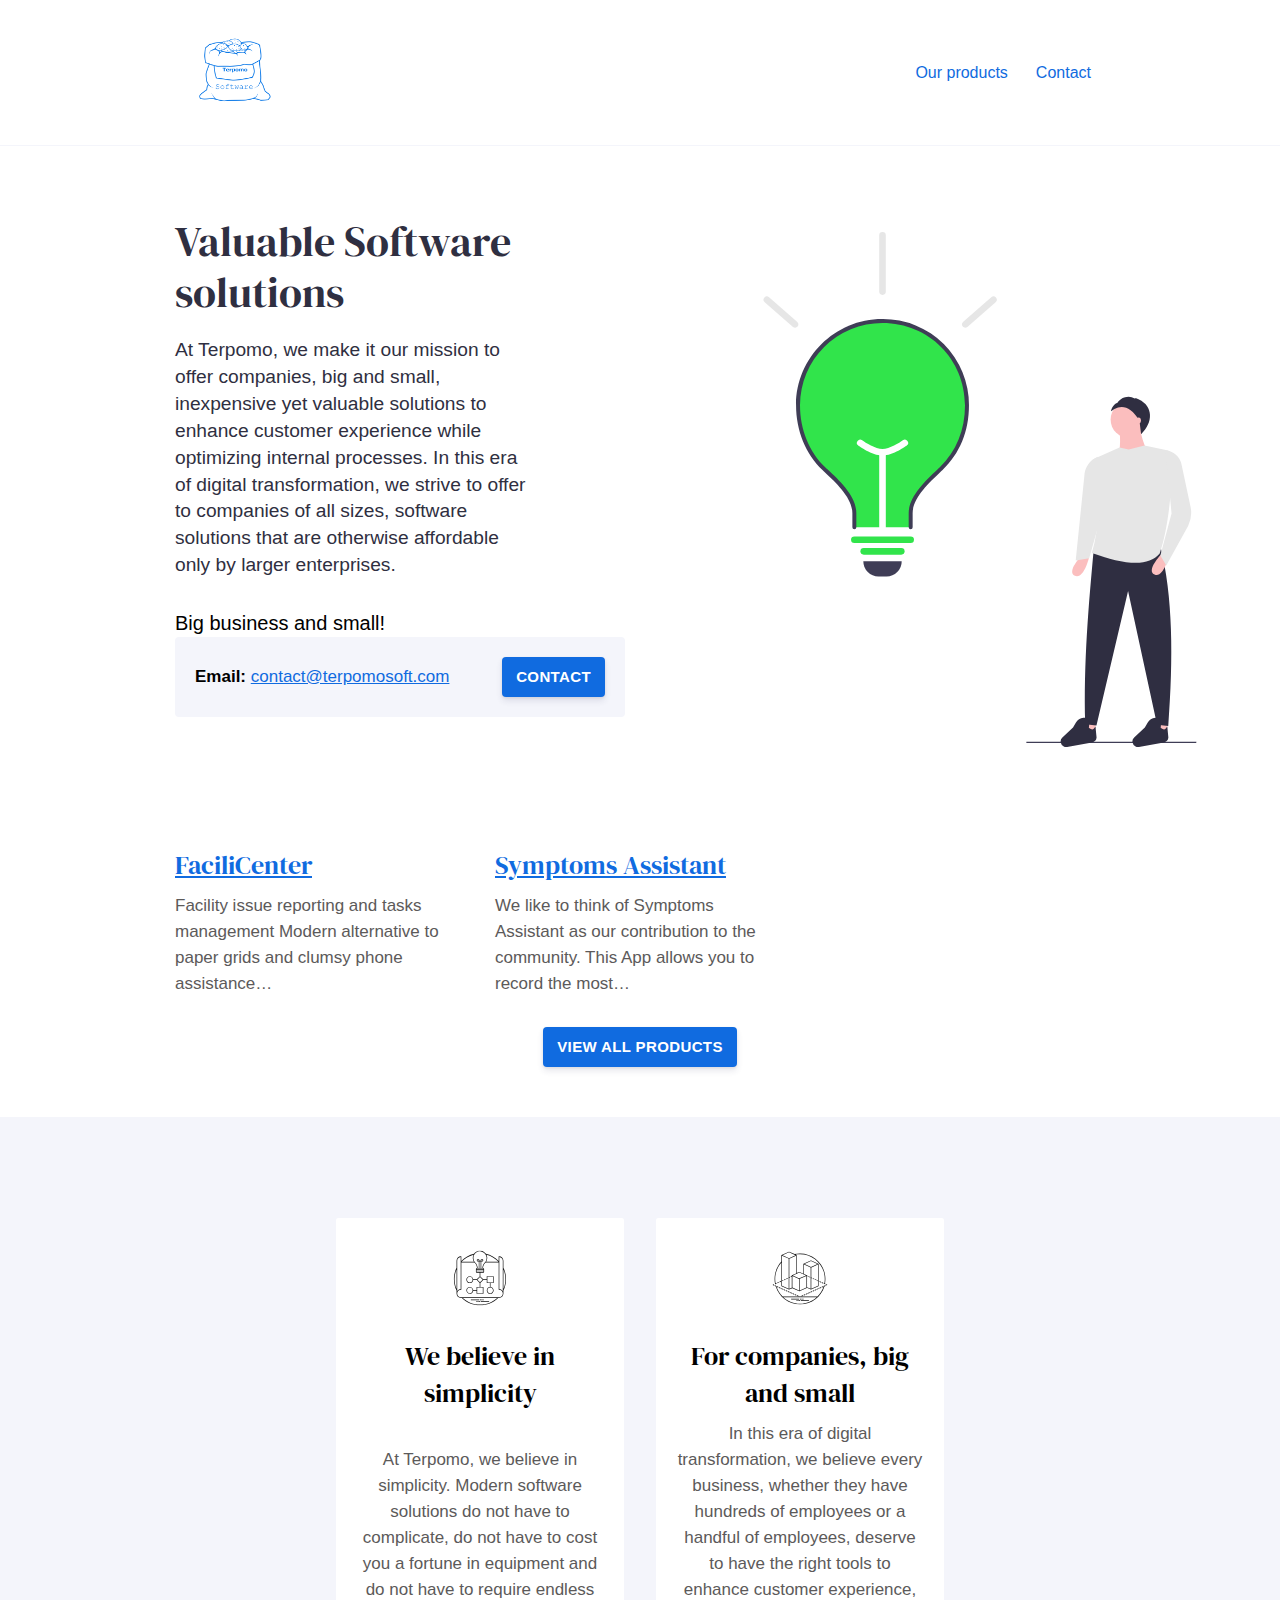
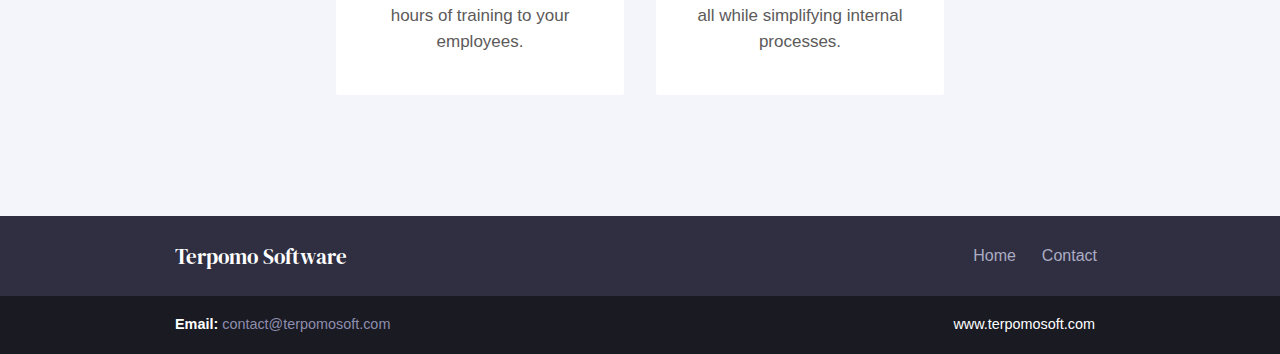
<file: index.html>
<!DOCTYPE html>
<html lang="en">

<head>
	<meta name="generator" content="Hugo 0.55.6" />
  






  <meta charset="utf-8">
  <meta http-equiv="x-ua-compatible" content="ie=edge">
  <title></title>
  <meta name="viewport" content="width=device-width, initial-scale=1">
  
<meta name="description" content="At Terpomo, we make it our mission to offer companies, big and small, inexpensive yet valuable solutions to enhance customer experience while optimizing internal processes. In this era of digital transformation, we strive to offer to companies of all sizes, software solutions that are otherwise affordable only by larger enterprises." />
<meta property="og:title" content="Terpomo Software" />
<meta property="og:type" content="website" />
<meta property="og:url" content="https://terpomosoft.com" />
<meta property="og:image" content="https://terpomosoft.github.io/images/tpm-og-image.png" />
<meta property="og:description" content="At Terpomo, we make it our mission to offer companies, big and small, inexpensive yet valuable solutions to enhance customer experience while optimizing internal processes. In this era of digital transformation, we strive to offer to companies of all sizes, software solutions that are otherwise affordable only by larger enterprises." />
<meta name="twitter:card" content="summary" />
<meta name="twitter:site" content="@zerostaticio" />
<meta name="twitter:creator" content="@zerostaticio" />

  <link rel="icon" href="/favicon-32x32.png">

  
  
  
  <link rel="stylesheet" href="/css/style.min.790014770c661057971e618f80948b784f879ab584bc3df1d5acfee78ef8607d.css">
  

  



</head>

<body class='page page-home'>
  






  <div id="main-menu-mobile" class="main-menu-mobile">
  <ul>
    
    
    <li class="menu-item-our products">
      <a href="/services/">
        <span>Our products</span>
      </a>
    </li>
    
    <li class="menu-item-contact">
      <a href="/contact/">
        <span>Contact</span>
      </a>
    </li>
    
  </ul>
</div>
  <div class="wrapper">
    <div class='header'>
  <div class="container">
    <div class="logo">
      <a href="/"><img alt="Terpomo - Pragmatic Software solutions" src="/images/terpomo-logo-3.png" /></a>
    </div>
    <div class="logo-mobile">
      <a href="/"><img alt="Terpomo - Pragmatic Software solutions" src="/images/terpomo-logo-3.png" /></a>
    </div>
    <div id="main-menu" class="main-menu">
  <ul>
    
    
    <li class="menu-item-our products">
      <a href="/services/">
        
        <span>Our products</span>
      </a>
    </li>
    
    <li class="menu-item-contact">
      <a href="/contact/">
        
        <span>Contact</span>
      </a>
    </li>
    
  </ul>
</div>
    <button id="toggle-main-menu-mobile" class="hamburger hamburger--slider" type="button" aria-label="Mobile Menu">
  <span class="hamburger-box">
    <span class="hamburger-inner"></span>
  </span>
</button>
  </div>
</div>

    
<div class="intro">
  <div class="container">
    <div class="row justify-content-start">
      <div class="col-12 col-md-7 col-lg-6 order-2 order-md-1">
        

<h1 id="valuable-software-solutions">Valuable Software solutions</h1>

<h2 id="[base64]">At Terpomo, we make it our mission to offer companies, big and small, inexpensive yet valuable solutions to enhance customer experience while optimizing internal processes. In this era of digital transformation, we strive to offer to companies of all sizes, software solutions that are otherwise affordable only by larger enterprises.</h2>

<h3 id="big-business-and-small">Big business and small!</h3>

        <div class="call">
  <div class="call-box-top">

    <div class="call-email"><strong>Email: </strong>
      <a href="mailto:contact@terpomosoft.com">
        contact@terpomosoft.com
      </a>
    </div>
  </div>
  <div class="call-box-bottom">
    <a href="/contact/" class="button">Contact</a>
  </div>
</div>

      </div>
      
      <div class="col-12 col-md-5 col-lg-6 order-1 order-md-2 position-relative">
        <img
          class="intro-image intro-image-absolute intro-image-hide-mobile"
          src="/images/undraw_lightbulb_moment_evxr.svg" />
      </div>
      
    </div>
  </div>
</div>



<div class="container pt-6 pb-md-5">
  <div class="row justify-content-start">
    
    
    <div class="col-12 col-md-4 mb-1">
      <div class="service service-summary">
  <div class="service-content">
    <h2 class="service-title">
      <a href="/services/facilicenter/">FaciliCenter</a>
    </h2>
    <p> Facility issue reporting and tasks management Modern alternative to paper grids and clumsy phone assistance…</p>
  </div>
</div>

    </div>
    
    <div class="col-12 col-md-4 mb-1">
      <div class="service service-summary">
  <div class="service-content">
    <h2 class="service-title">
      <a href="/services/symptoms/">Symptoms Assistant</a>
    </h2>
    <p>  We like to think of Symptoms Assistant as our contribution to the community. This App allows you to record the most…</p>
  </div>
</div>

    </div>
    
    <div class="col-12 text-center">
      <a class="button button-primary" href="/services/">View All Products</a>
    </div>
  </div>
</div>



<div class="strip strip-grey">
  <div class="container pt-6 pb-6 pt-md-10 pb-md-10">
    <div class="row justify-content-center">
      
      <div class="col-12 col-md-6 col-lg-4 mb-2">
        <div class="feature">
          
          <div class="feature-image"><img alt="We believe in simplicity logo" src="/images/features/noun_The%20Process_1885341.svg" /></div>
          
          <h2 class="feature-title">We believe in simplicity</h2>
          <div class="feature-content">
            <p>At Terpomo, we believe in simplicity. Modern software solutions do not have to complicate, do not have to cost you a fortune in equipment and do not have to require endless hours of training to your employees. </p>
          </div>
        </div>
      </div>
      
      <div class="col-12 col-md-6 col-lg-4 mb-2">
        <div class="feature">
          
          <div class="feature-image"><img alt="For companies, big and small logo" src="/images/features/noun_3d%20modeling_1885342.svg" /></div>
          
          <h2 class="feature-title">For companies, big and small</h2>
          <div class="feature-content">
            <p>In this era of digital transformation, we believe every business, whether they have hundreds of employees or a handful of employees, deserve to have the right tools to enhance customer experience, all while simplifying internal processes. </p>
          </div>
        </div>
      </div>
      
    </div>
  </div>
</div>



  </div>

  <div class="footer">
  <div class="container">
    <div class="row">
      <div class="col-12">
        <div class="footer-inner">
          <h3 class="footer-title">Terpomo Software</h3>
          <ul>
            
            
            <li class="menu-item-home">
              <a href="/">
                Home
              </a>
            </li>
            
            <li class="menu-item-contact">
              <a href="/contact/">
                Contact
              </a>
            </li>
            
          </ul>
        </div>
      </div>
    </div>
  </div>
</div>
  <div class="sub-footer">
  <div class="container">
    <div class="row">
      <div class="col-12">
        <div class="sub-footer-inner">
          <ul>

            <li><strong>Email: </strong><a href="mailto:contact@terpomosoft.com">
                contact@terpomosoft.com</a></li>
          </ul>
          <a class="zerostatic" href="https://www.terpomosoft.com">www.terpomosoft.com</a>
        </div>
      </div>
    </div>
  </div>
</div>

  

  
  

  
  <script type="text/javascript" src="/js/scripts.min.bf1e1f7ae8e03db5f012356e825843facdff51c0a559cb0d27fe2bbe1db405c2.js"></script>
  

  






  
  <link href="https://fonts.googleapis.com/css?family=DM+Serif+Display&display=swap" rel="stylesheet">
</body>

</html>
</file>
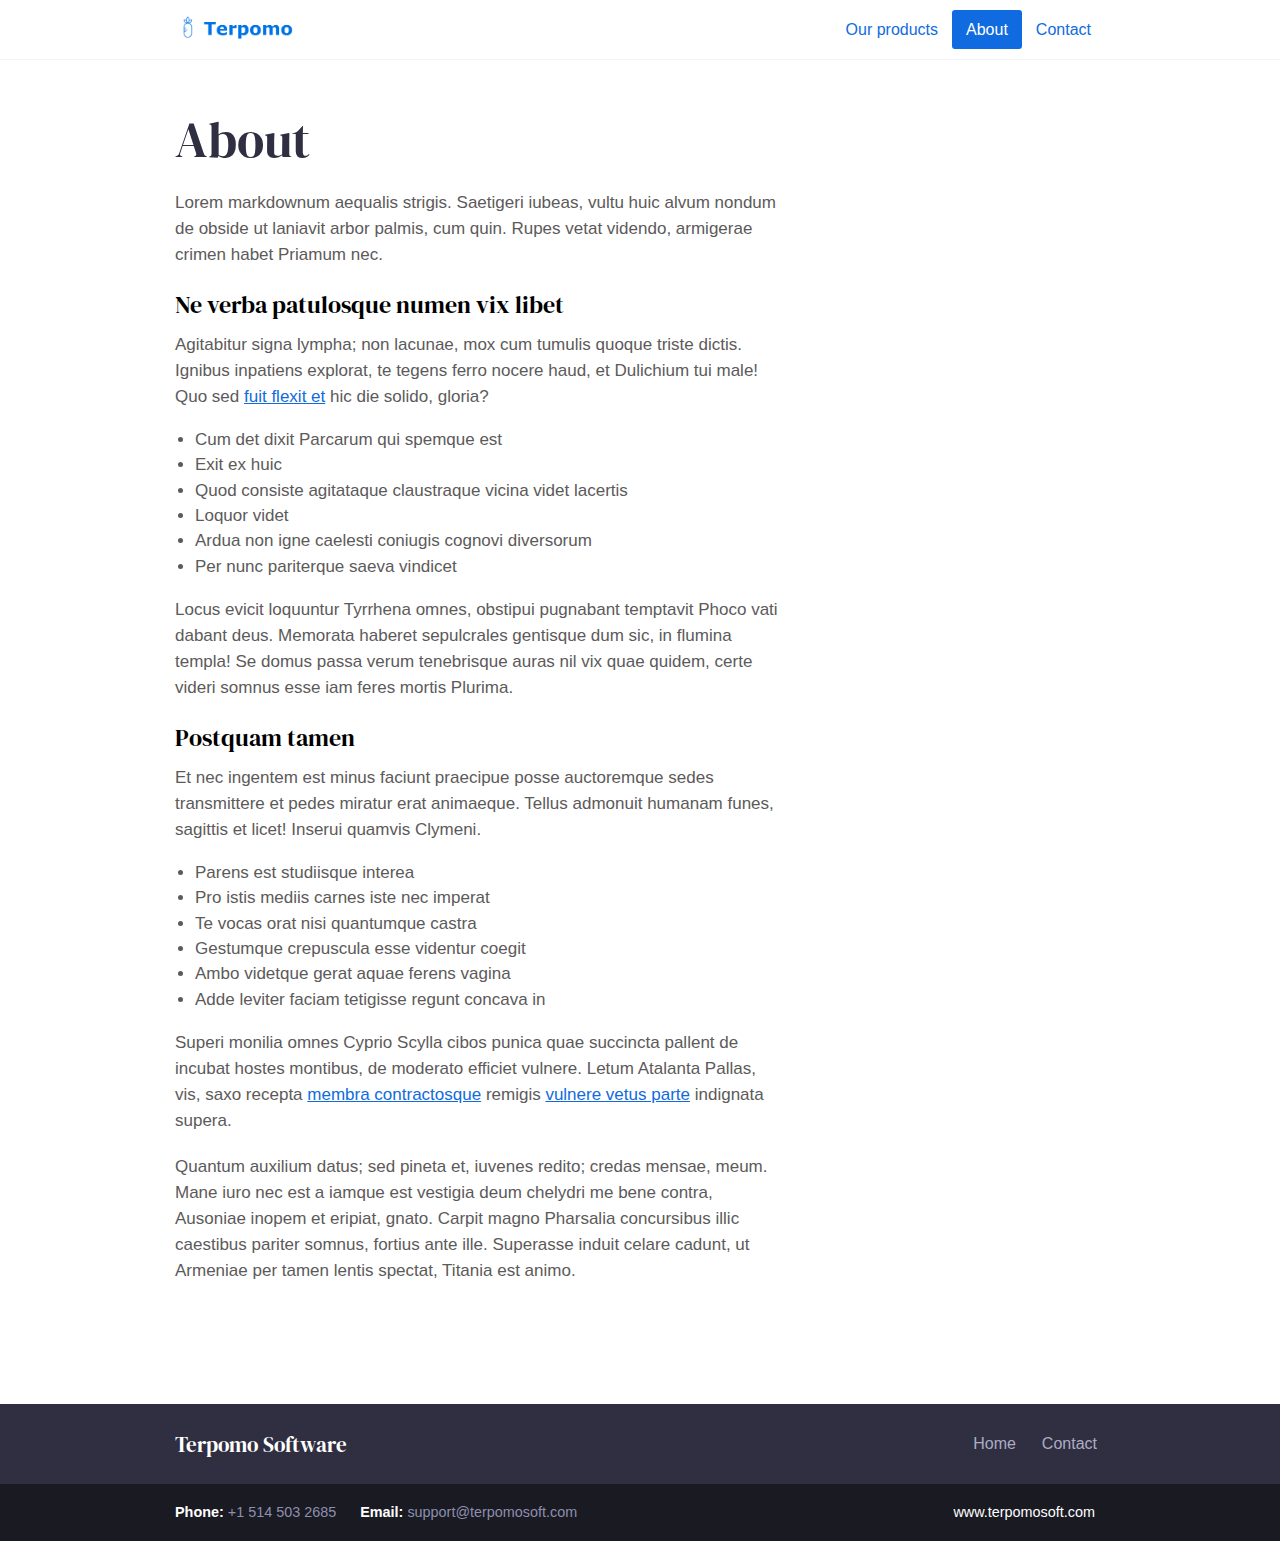
<file: about/index.html>
<!DOCTYPE html>
<html lang="en">

<head>
  






  <meta charset="utf-8">
  <meta http-equiv="x-ua-compatible" content="ie=edge">
  <title>About - Terpomo Software</title>
  <meta name="viewport" content="width=device-width, initial-scale=1">
  
  <link rel="icon" href="/favicon-32x32.png">

  
  
  
  <link rel="stylesheet" href="/css/style.min.790014770c661057971e618f80948b784f879ab584bc3df1d5acfee78ef8607d.css">
  

  



</head>

<body class='page page-default-single'>
  






  <div id="main-menu-mobile" class="main-menu-mobile">
  <ul>
    
    
    <li class="menu-item-our products">
      <a href="/services/">
        <span>Our products</span>
      </a>
    </li>
    
    <li class="menu-item-about active">
      <a href="/about/">
        <span>About</span>
      </a>
    </li>
    
    <li class="menu-item-contact">
      <a href="/contact/">
        <span>Contact</span>
      </a>
    </li>
    
  </ul>
</div>
  <div class="wrapper">
    <div class='header'>
  <div class="container">
    <div class="logo">
      <a href="/"><img alt="Terpomo - Pragmatic Software solutions" src="/images/terpomo-logo.png" /></a>
    </div>
    <div class="logo-mobile">
      <a href="/"><img alt="Terpomo - Pragmatic Software solutions" src="/images/terpomo-logo.png" /></a>
    </div>
    <div id="main-menu" class="main-menu">
  <ul>
    
    
    <li class="menu-item-our products">
      <a href="/services/">
        
        <span>Our products</span>
      </a>
    </li>
    
    <li class="menu-item-about active">
      <a href="/about/">
        
        <span>About</span>
      </a>
    </li>
    
    <li class="menu-item-contact">
      <a href="/contact/">
        
        <span>Contact</span>
      </a>
    </li>
    
  </ul>
</div>
    <button id="toggle-main-menu-mobile" class="hamburger hamburger--slider" type="button" aria-label="Mobile Menu">
  <span class="hamburger-box">
    <span class="hamburger-inner"></span>
  </span>
</button>
  </div>
</div>

    
<div class="container pb-6 pt-6 pt-md-5 pb-md-10">
  <div class="row justify-content-start">
    <div class="col-12 col-md-8">
      <div class="service service-single">
        <h1 class="title">About</h1>
        <div class="content">

<p>Lorem markdownum aequalis strigis. <em>Saetigeri iubeas</em>, vultu huic alvum nondum
de obside ut laniavit arbor palmis, cum quin. Rupes vetat videndo, armigerae
crimen habet Priamum nec.</p>

<h2 id="ne-verba-patulosque-numen-vix-libet">Ne verba patulosque numen vix libet</h2>

<p>Agitabitur signa lympha; non lacunae, mox cum tumulis quoque triste dictis.
Ignibus inpatiens explorat, te tegens <em>ferro nocere haud</em>, et Dulichium tui
male! Quo sed <a href="#vexant-achivi">fuit flexit et</a> hic die solido, gloria?</p>

<ol>
<li>Cum det dixit Parcarum qui spemque est</li>
<li>Exit ex huic</li>
<li>Quod consiste agitataque claustraque vicina videt lacertis</li>
<li>Loquor videt</li>
<li>Ardua non igne caelesti coniugis cognovi diversorum</li>
<li>Per nunc pariterque saeva vindicet</li>
</ol>

<p>Locus evicit loquuntur Tyrrhena omnes, obstipui pugnabant temptavit Phoco <em>vati</em>
dabant deus. Memorata haberet sepulcrales gentisque dum sic, in flumina templa!
Se domus passa verum tenebrisque auras nil vix quae quidem, certe videri somnus
esse iam feres mortis Plurima.</p>

<h2 id="postquam-tamen">Postquam tamen</h2>

<p>Et nec ingentem est minus faciunt praecipue posse auctoremque sedes transmittere
et pedes miratur erat animaeque. Tellus admonuit humanam funes, sagittis et
licet! Inserui quamvis Clymeni.</p>

<ul>
<li>Parens est studiisque interea</li>
<li>Pro istis mediis carnes iste nec imperat</li>
<li>Te vocas orat nisi quantumque castra</li>
<li>Gestumque crepuscula esse videntur coegit</li>
<li>Ambo videtque gerat aquae ferens vagina</li>
<li>Adde leviter faciam tetigisse regunt concava in</li>
</ul>

<p>Superi monilia omnes Cyprio Scylla cibos punica quae succincta pallent de
incubat hostes montibus, de moderato efficiet vulnere. Letum Atalanta Pallas,
vis, saxo recepta <a href="#fati">membra contractosque</a> remigis <a href="#dissipat">vulnere vetus
parte</a> indignata supera.</p>

<p>Quantum auxilium datus; sed pineta et, iuvenes redito; credas mensae, meum. Mane
iuro nec est a iamque est vestigia deum chelydri me bene contra, Ausoniae inopem
et eripiat, gnato. Carpit magno Pharsalia concursibus illic caestibus pariter
somnus, fortius ante ille. Superasse induit <em>celare</em> cadunt, ut Armeniae per
tamen lentis spectat, Titania est animo.</p>
</div>
      </div>
    </div>
  </div>
</div>

  </div>

  <div class="footer">
  <div class="container">
    <div class="row">
      <div class="col-12">
        <div class="footer-inner">
          <h3 class="footer-title">Terpomo Software</h3>
          <ul>
            
            
            <li class="menu-item-home">
              <a href="/">
                Home
              </a>
            </li>
            
            <li class="menu-item-contact">
              <a href="/contact/">
                Contact
              </a>
            </li>
            
          </ul>
        </div>
      </div>
    </div>
  </div>
</div>
  <div class="sub-footer">
  <div class="container">
    <div class="row">
      <div class="col-12">
        <div class="sub-footer-inner">
          <ul>

            <li><strong>Phone: </strong><span>&#43;1 514 503 2685</span></li>

            <li><strong>Email: </strong><a href="mailto:support@terpomosoft.com">
                support@terpomosoft.com</a></li>
          </ul>
          <a class="zerostatic" href="https://www.terpomosoft.com">www.terpomosoft.com</a>
        </div>
      </div>
    </div>
  </div>
</div>

  

  
  

  
  <script type="text/javascript" src="/js/scripts.min.bf1e1f7ae8e03db5f012356e825843facdff51c0a559cb0d27fe2bbe1db405c2.js"></script>
  

  






  
  <link href="https://fonts.googleapis.com/css?family=DM+Serif+Display&display=swap" rel="stylesheet">
</body>

</html>
</file>
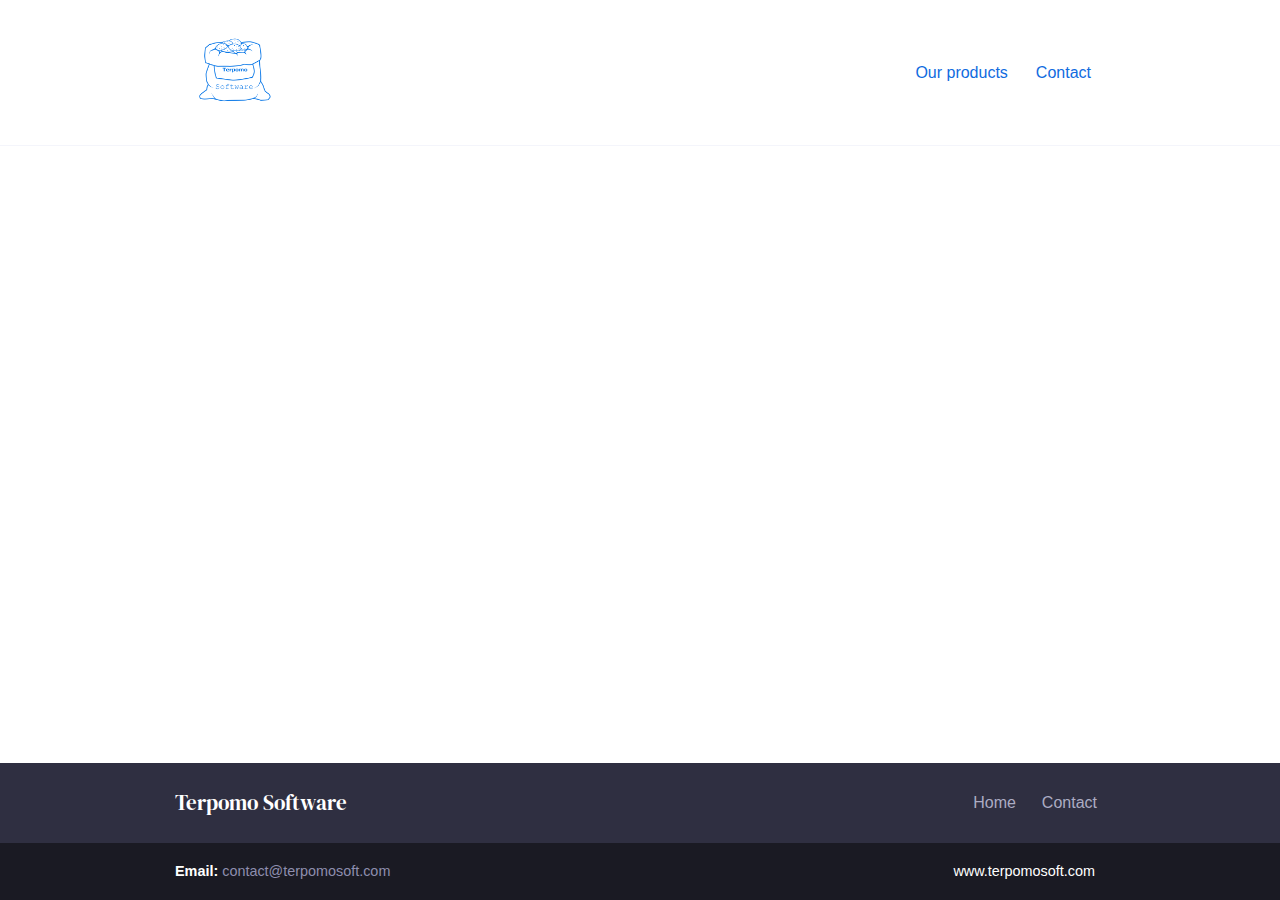
<file: categories/index.html>
<!DOCTYPE html>
<html lang="en">

<head>
  






  <meta charset="utf-8">
  <meta http-equiv="x-ua-compatible" content="ie=edge">
  <title>Categories - Terpomo Software</title>
  <meta name="viewport" content="width=device-width, initial-scale=1">
  
  <link rel="icon" href="/favicon-32x32.png">

  
  
  
  <link rel="stylesheet" href="/css/style.min.790014770c661057971e618f80948b784f879ab584bc3df1d5acfee78ef8607d.css">
  

  



</head>

<body class='page page-default-list'>
  






  <div id="main-menu-mobile" class="main-menu-mobile">
  <ul>
    
    
    <li class="menu-item-our products">
      <a href="/services/">
        <span>Our products</span>
      </a>
    </li>
    
    <li class="menu-item-contact">
      <a href="/contact/">
        <span>Contact</span>
      </a>
    </li>
    
  </ul>
</div>
  <div class="wrapper">
    <div class='header'>
  <div class="container">
    <div class="logo">
      <a href="/"><img alt="Terpomo - Pragmatic Software solutions" src="/images/terpomo-logo-3.png" /></a>
    </div>
    <div class="logo-mobile">
      <a href="/"><img alt="Terpomo - Pragmatic Software solutions" src="/images/terpomo-logo-3.png" /></a>
    </div>
    <div id="main-menu" class="main-menu">
  <ul>
    
    
    <li class="menu-item-our products">
      <a href="/services/">
        
        <span>Our products</span>
      </a>
    </li>
    
    <li class="menu-item-contact">
      <a href="/contact/">
        
        <span>Contact</span>
      </a>
    </li>
    
  </ul>
</div>
    <button id="toggle-main-menu-mobile" class="hamburger hamburger--slider" type="button" aria-label="Mobile Menu">
  <span class="hamburger-box">
    <span class="hamburger-inner"></span>
  </span>
</button>
  </div>
</div>

    
<div class="intro">
  <div class="container">
    <div class="row justify-content-start">
      <div class="col-12 col-md-7 col-lg-6 order-2 order-md-1">
        
      </div>
      
    </div>
  </div>
</div>

<div class="container pt-6 pb-md-12">
  <div class="row">
    
  </div>
</div>

  </div>

  <div class="footer">
  <div class="container">
    <div class="row">
      <div class="col-12">
        <div class="footer-inner">
          <h3 class="footer-title">Terpomo Software</h3>
          <ul>
            
            
            <li class="menu-item-home">
              <a href="/">
                Home
              </a>
            </li>
            
            <li class="menu-item-contact">
              <a href="/contact/">
                Contact
              </a>
            </li>
            
          </ul>
        </div>
      </div>
    </div>
  </div>
</div>
  <div class="sub-footer">
  <div class="container">
    <div class="row">
      <div class="col-12">
        <div class="sub-footer-inner">
          <ul>

            <li><strong>Email: </strong><a href="mailto:contact@terpomosoft.com">
                contact@terpomosoft.com</a></li>
          </ul>
          <a class="zerostatic" href="https://www.terpomosoft.com">www.terpomosoft.com</a>
        </div>
      </div>
    </div>
  </div>
</div>

  

  
  

  
  <script type="text/javascript" src="/js/scripts.min.bf1e1f7ae8e03db5f012356e825843facdff51c0a559cb0d27fe2bbe1db405c2.js"></script>
  

  






  
  <link href="https://fonts.googleapis.com/css?family=DM+Serif+Display&display=swap" rel="stylesheet">
</body>

</html>
</file>
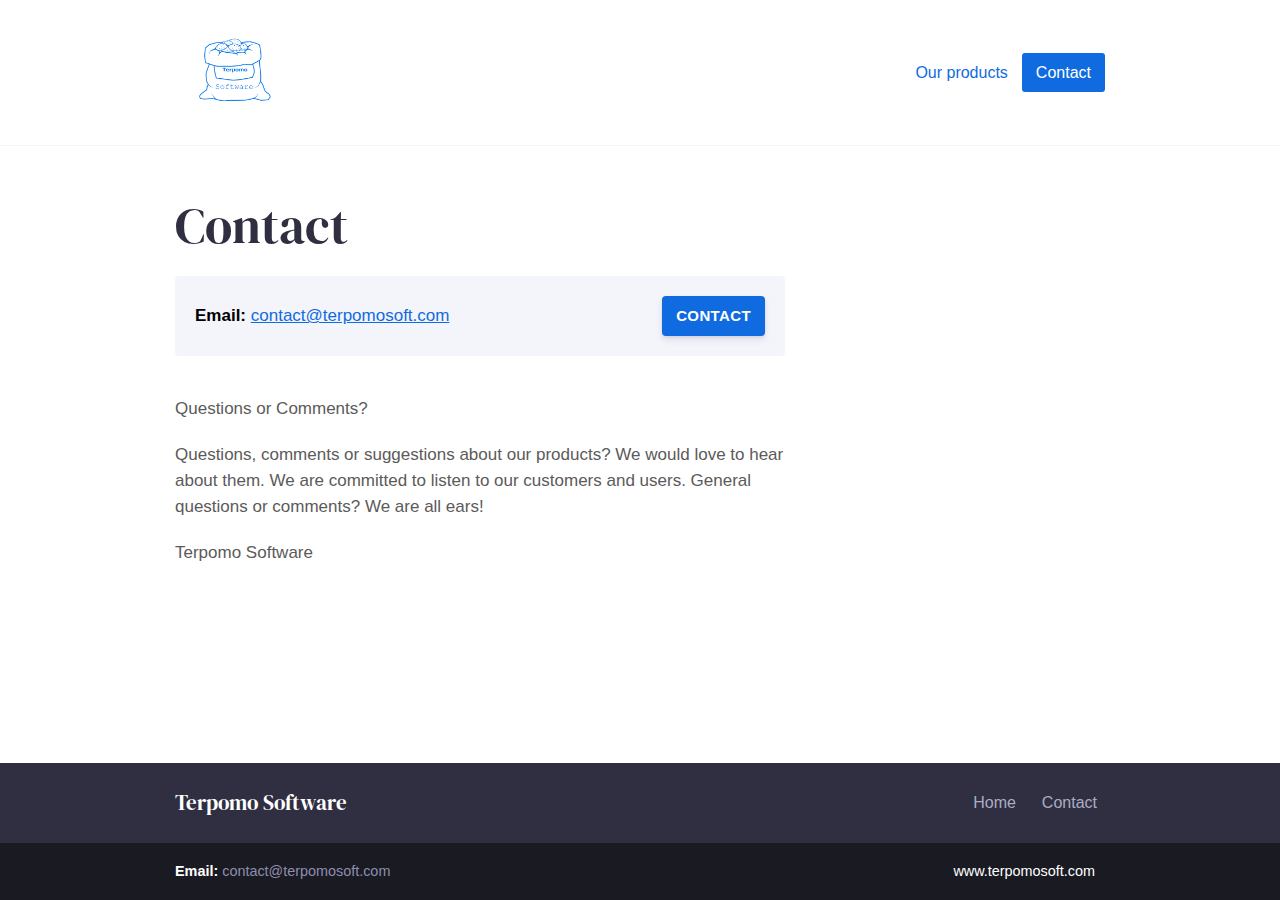
<file: contact/index.html>
<!DOCTYPE html>
<html lang="en">

<head>
  






  <meta charset="utf-8">
  <meta http-equiv="x-ua-compatible" content="ie=edge">
  <title>Contact - Terpomo Software</title>
  <meta name="viewport" content="width=device-width, initial-scale=1">
  
  <link rel="icon" href="/favicon-32x32.png">

  
  
  
  <link rel="stylesheet" href="/css/style.min.790014770c661057971e618f80948b784f879ab584bc3df1d5acfee78ef8607d.css">
  

  



</head>

<body class='page page-contact'>
  






  <div id="main-menu-mobile" class="main-menu-mobile">
  <ul>
    
    
    <li class="menu-item-our products">
      <a href="/services/">
        <span>Our products</span>
      </a>
    </li>
    
    <li class="menu-item-contact active">
      <a href="/contact/">
        <span>Contact</span>
      </a>
    </li>
    
  </ul>
</div>
  <div class="wrapper">
    <div class='header'>
  <div class="container">
    <div class="logo">
      <a href="/"><img alt="Terpomo - Pragmatic Software solutions" src="/images/terpomo-logo-3.png" /></a>
    </div>
    <div class="logo-mobile">
      <a href="/"><img alt="Terpomo - Pragmatic Software solutions" src="/images/terpomo-logo-3.png" /></a>
    </div>
    <div id="main-menu" class="main-menu">
  <ul>
    
    
    <li class="menu-item-our products">
      <a href="/services/">
        
        <span>Our products</span>
      </a>
    </li>
    
    <li class="menu-item-contact active">
      <a href="/contact/">
        
        <span>Contact</span>
      </a>
    </li>
    
  </ul>
</div>
    <button id="toggle-main-menu-mobile" class="hamburger hamburger--slider" type="button" aria-label="Mobile Menu">
  <span class="hamburger-box">
    <span class="hamburger-inner"></span>
  </span>
</button>
  </div>
</div>

    
<div class="container pb-6 pt-6 pt-md-5 pb-md-10">
  <div class="row justify-content-start">
    <div class="col-12 col-md-8">
      <div class="service service-single">
        <h1 class="title">Contact</h1>
        <div class="call">
  <div class="call-box-top">

    <div class="call-email"><strong>Email: </strong>
      <a href="mailto:contact@terpomosoft.com">
        contact@terpomosoft.com
      </a>
    </div>
  </div>
  <div class="call-box-bottom">
    <a href="/contact/" class="button">Contact</a>
  </div>
</div>

        <div class="content mt-4"><p>Questions or Comments?</p>

<p>Questions, comments or suggestions about our products? We would love to hear about them. We are committed to listen to our customers and users.
General questions or comments? We are all ears!</p>

<p>Terpomo Software</p>
</div>
      </div>
    </div>
  </div>
</div>


  </div>

  <div class="footer">
  <div class="container">
    <div class="row">
      <div class="col-12">
        <div class="footer-inner">
          <h3 class="footer-title">Terpomo Software</h3>
          <ul>
            
            
            <li class="menu-item-home">
              <a href="/">
                Home
              </a>
            </li>
            
            <li class="menu-item-contact active">
              <a href="/contact/">
                Contact
              </a>
            </li>
            
          </ul>
        </div>
      </div>
    </div>
  </div>
</div>
  <div class="sub-footer">
  <div class="container">
    <div class="row">
      <div class="col-12">
        <div class="sub-footer-inner">
          <ul>

            <li><strong>Email: </strong><a href="mailto:contact@terpomosoft.com">
                contact@terpomosoft.com</a></li>
          </ul>
          <a class="zerostatic" href="https://www.terpomosoft.com">www.terpomosoft.com</a>
        </div>
      </div>
    </div>
  </div>
</div>

  

  
  

  
  <script type="text/javascript" src="/js/scripts.min.bf1e1f7ae8e03db5f012356e825843facdff51c0a559cb0d27fe2bbe1db405c2.js"></script>
  

  






  
  <link href="https://fonts.googleapis.com/css?family=DM+Serif+Display&display=swap" rel="stylesheet">
</body>

</html>
</file>
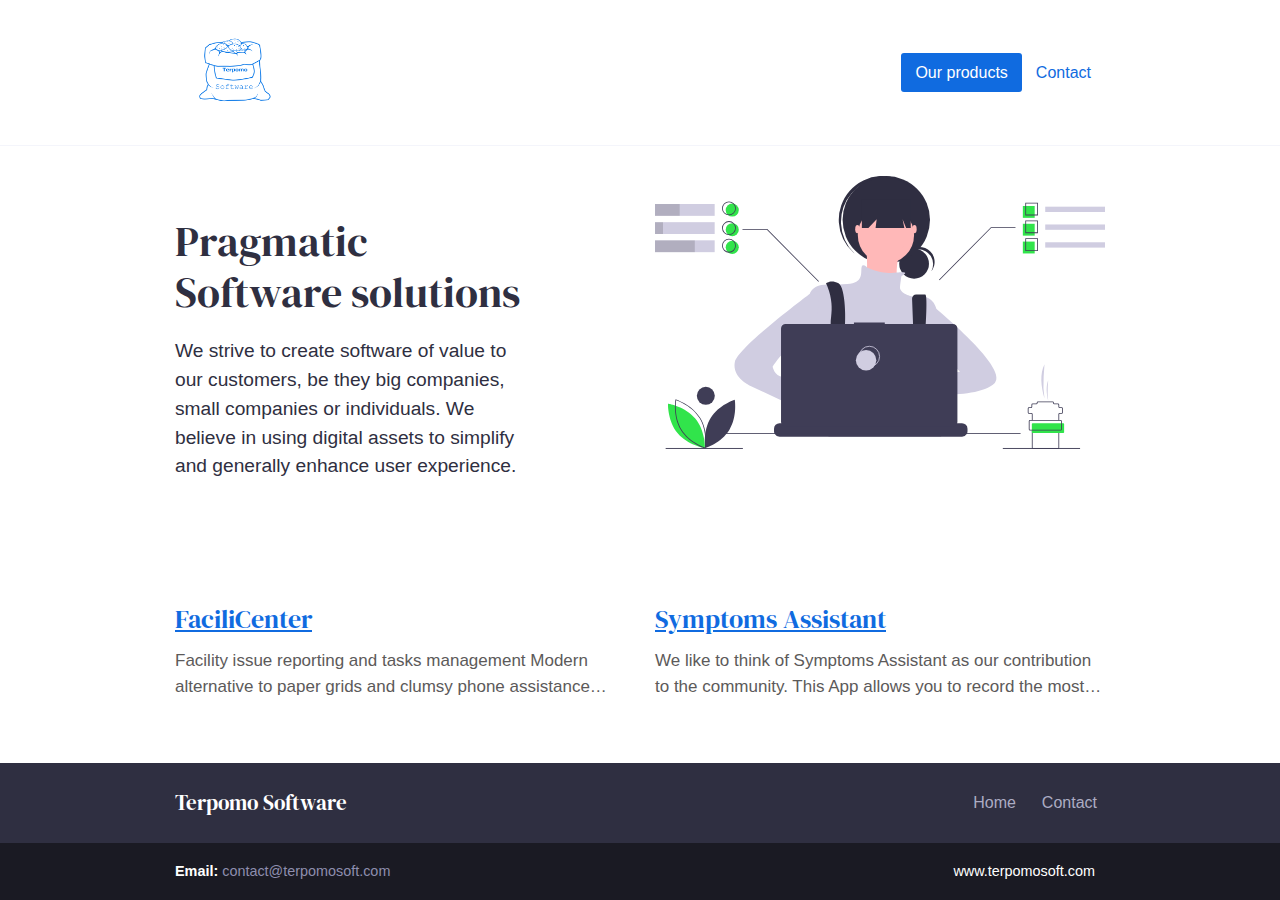
<file: services/index.html>
<!DOCTYPE html>
<html lang="en">

<head>
  






  <meta charset="utf-8">
  <meta http-equiv="x-ua-compatible" content="ie=edge">
  <title>Services - Terpomo Software</title>
  <meta name="viewport" content="width=device-width, initial-scale=1">
  
  <link rel="icon" href="/favicon-32x32.png">

  
  
  
  <link rel="stylesheet" href="/css/style.min.790014770c661057971e618f80948b784f879ab584bc3df1d5acfee78ef8607d.css">
  

  



</head>

<body class='page page-services-list'>
  






  <div id="main-menu-mobile" class="main-menu-mobile">
  <ul>
    
    
    <li class="menu-item-our products active">
      <a href="/services/">
        <span>Our products</span>
      </a>
    </li>
    
    <li class="menu-item-contact">
      <a href="/contact/">
        <span>Contact</span>
      </a>
    </li>
    
  </ul>
</div>
  <div class="wrapper">
    <div class='header'>
  <div class="container">
    <div class="logo">
      <a href="/"><img alt="Terpomo - Pragmatic Software solutions" src="/images/terpomo-logo-3.png" /></a>
    </div>
    <div class="logo-mobile">
      <a href="/"><img alt="Terpomo - Pragmatic Software solutions" src="/images/terpomo-logo-3.png" /></a>
    </div>
    <div id="main-menu" class="main-menu">
  <ul>
    
    
    <li class="menu-item-our products active">
      <a href="/services/">
        
        <span>Our products</span>
      </a>
    </li>
    
    <li class="menu-item-contact">
      <a href="/contact/">
        
        <span>Contact</span>
      </a>
    </li>
    
  </ul>
</div>
    <button id="toggle-main-menu-mobile" class="hamburger hamburger--slider" type="button" aria-label="Mobile Menu">
  <span class="hamburger-box">
    <span class="hamburger-inner"></span>
  </span>
</button>
  </div>
</div>

    
<div class="intro">
  <div class="container">
    <div class="row justify-content-start">
      <div class="col-12 col-md-7 col-lg-6 order-2 order-md-1">
        

<h1 id="pragmatic-software-solutions">Pragmatic Software solutions</h1>

<p>We strive to create software of value to our customers, be they big companies, small companies or individuals. We believe in using digital assets to simplify and generally enhance user experience.</p>

      </div>
      
      <div class="col-12 col-md-5 col-lg-6 order-1 order-md-2 position-relative">
        <img
          class="intro-image intro-image-hide-mobile"
          src="/images/undraw_dev_focus_b9xo.svg" />
      </div>
      
    </div>
  </div>
</div>

<div class="container pt-3 pb-md-12">
  <div class="row">
    
    <div class="col-12 col-md-6 mb-2 "><div class="service service-summary">
  <div class="service-content">
    <h2 class="service-title">
      <a href="/services/facilicenter/">FaciliCenter</a>
    </h2>
    <p> Facility issue reporting and tasks management Modern alternative to paper grids and clumsy phone assistance…</p>
  </div>
</div>
</div>
    
    <div class="col-12 col-md-6 mb-2 "><div class="service service-summary">
  <div class="service-content">
    <h2 class="service-title">
      <a href="/services/symptoms/">Symptoms Assistant</a>
    </h2>
    <p>  We like to think of Symptoms Assistant as our contribution to the community. This App allows you to record the most…</p>
  </div>
</div>
</div>
    
  </div>
</div>

  </div>

  <div class="footer">
  <div class="container">
    <div class="row">
      <div class="col-12">
        <div class="footer-inner">
          <h3 class="footer-title">Terpomo Software</h3>
          <ul>
            
            
            <li class="menu-item-home">
              <a href="/">
                Home
              </a>
            </li>
            
            <li class="menu-item-contact">
              <a href="/contact/">
                Contact
              </a>
            </li>
            
          </ul>
        </div>
      </div>
    </div>
  </div>
</div>
  <div class="sub-footer">
  <div class="container">
    <div class="row">
      <div class="col-12">
        <div class="sub-footer-inner">
          <ul>

            <li><strong>Email: </strong><a href="mailto:contact@terpomosoft.com">
                contact@terpomosoft.com</a></li>
          </ul>
          <a class="zerostatic" href="https://www.terpomosoft.com">www.terpomosoft.com</a>
        </div>
      </div>
    </div>
  </div>
</div>

  

  
  

  
  <script type="text/javascript" src="/js/scripts.min.bf1e1f7ae8e03db5f012356e825843facdff51c0a559cb0d27fe2bbe1db405c2.js"></script>
  

  






  
  <link href="https://fonts.googleapis.com/css?family=DM+Serif+Display&display=swap" rel="stylesheet">
</body>

</html>
</file>
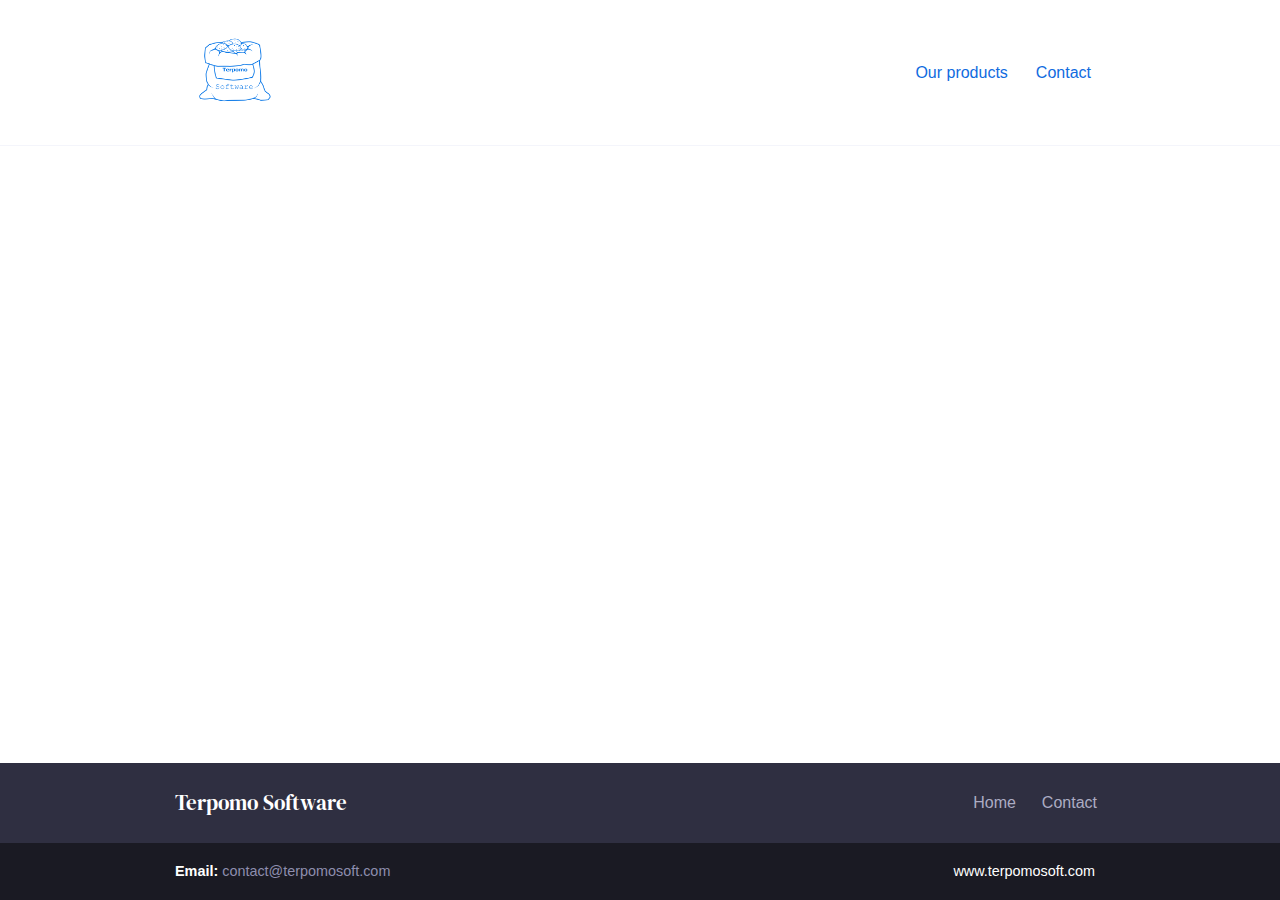
<file: tags/index.html>
<!DOCTYPE html>
<html lang="en">

<head>
  






  <meta charset="utf-8">
  <meta http-equiv="x-ua-compatible" content="ie=edge">
  <title>Tags - Terpomo Software</title>
  <meta name="viewport" content="width=device-width, initial-scale=1">
  
  <link rel="icon" href="/favicon-32x32.png">

  
  
  
  <link rel="stylesheet" href="/css/style.min.790014770c661057971e618f80948b784f879ab584bc3df1d5acfee78ef8607d.css">
  

  



</head>

<body class='page page-default-list'>
  






  <div id="main-menu-mobile" class="main-menu-mobile">
  <ul>
    
    
    <li class="menu-item-our products">
      <a href="/services/">
        <span>Our products</span>
      </a>
    </li>
    
    <li class="menu-item-contact">
      <a href="/contact/">
        <span>Contact</span>
      </a>
    </li>
    
  </ul>
</div>
  <div class="wrapper">
    <div class='header'>
  <div class="container">
    <div class="logo">
      <a href="/"><img alt="Terpomo - Pragmatic Software solutions" src="/images/terpomo-logo-3.png" /></a>
    </div>
    <div class="logo-mobile">
      <a href="/"><img alt="Terpomo - Pragmatic Software solutions" src="/images/terpomo-logo-3.png" /></a>
    </div>
    <div id="main-menu" class="main-menu">
  <ul>
    
    
    <li class="menu-item-our products">
      <a href="/services/">
        
        <span>Our products</span>
      </a>
    </li>
    
    <li class="menu-item-contact">
      <a href="/contact/">
        
        <span>Contact</span>
      </a>
    </li>
    
  </ul>
</div>
    <button id="toggle-main-menu-mobile" class="hamburger hamburger--slider" type="button" aria-label="Mobile Menu">
  <span class="hamburger-box">
    <span class="hamburger-inner"></span>
  </span>
</button>
  </div>
</div>

    
<div class="intro">
  <div class="container">
    <div class="row justify-content-start">
      <div class="col-12 col-md-7 col-lg-6 order-2 order-md-1">
        
      </div>
      
    </div>
  </div>
</div>

<div class="container pt-6 pb-md-12">
  <div class="row">
    
  </div>
</div>

  </div>

  <div class="footer">
  <div class="container">
    <div class="row">
      <div class="col-12">
        <div class="footer-inner">
          <h3 class="footer-title">Terpomo Software</h3>
          <ul>
            
            
            <li class="menu-item-home">
              <a href="/">
                Home
              </a>
            </li>
            
            <li class="menu-item-contact">
              <a href="/contact/">
                Contact
              </a>
            </li>
            
          </ul>
        </div>
      </div>
    </div>
  </div>
</div>
  <div class="sub-footer">
  <div class="container">
    <div class="row">
      <div class="col-12">
        <div class="sub-footer-inner">
          <ul>

            <li><strong>Email: </strong><a href="mailto:contact@terpomosoft.com">
                contact@terpomosoft.com</a></li>
          </ul>
          <a class="zerostatic" href="https://www.terpomosoft.com">www.terpomosoft.com</a>
        </div>
      </div>
    </div>
  </div>
</div>

  

  
  

  
  <script type="text/javascript" src="/js/scripts.min.bf1e1f7ae8e03db5f012356e825843facdff51c0a559cb0d27fe2bbe1db405c2.js"></script>
  

  






  
  <link href="https://fonts.googleapis.com/css?family=DM+Serif+Display&display=swap" rel="stylesheet">
</body>

</html>
</file>
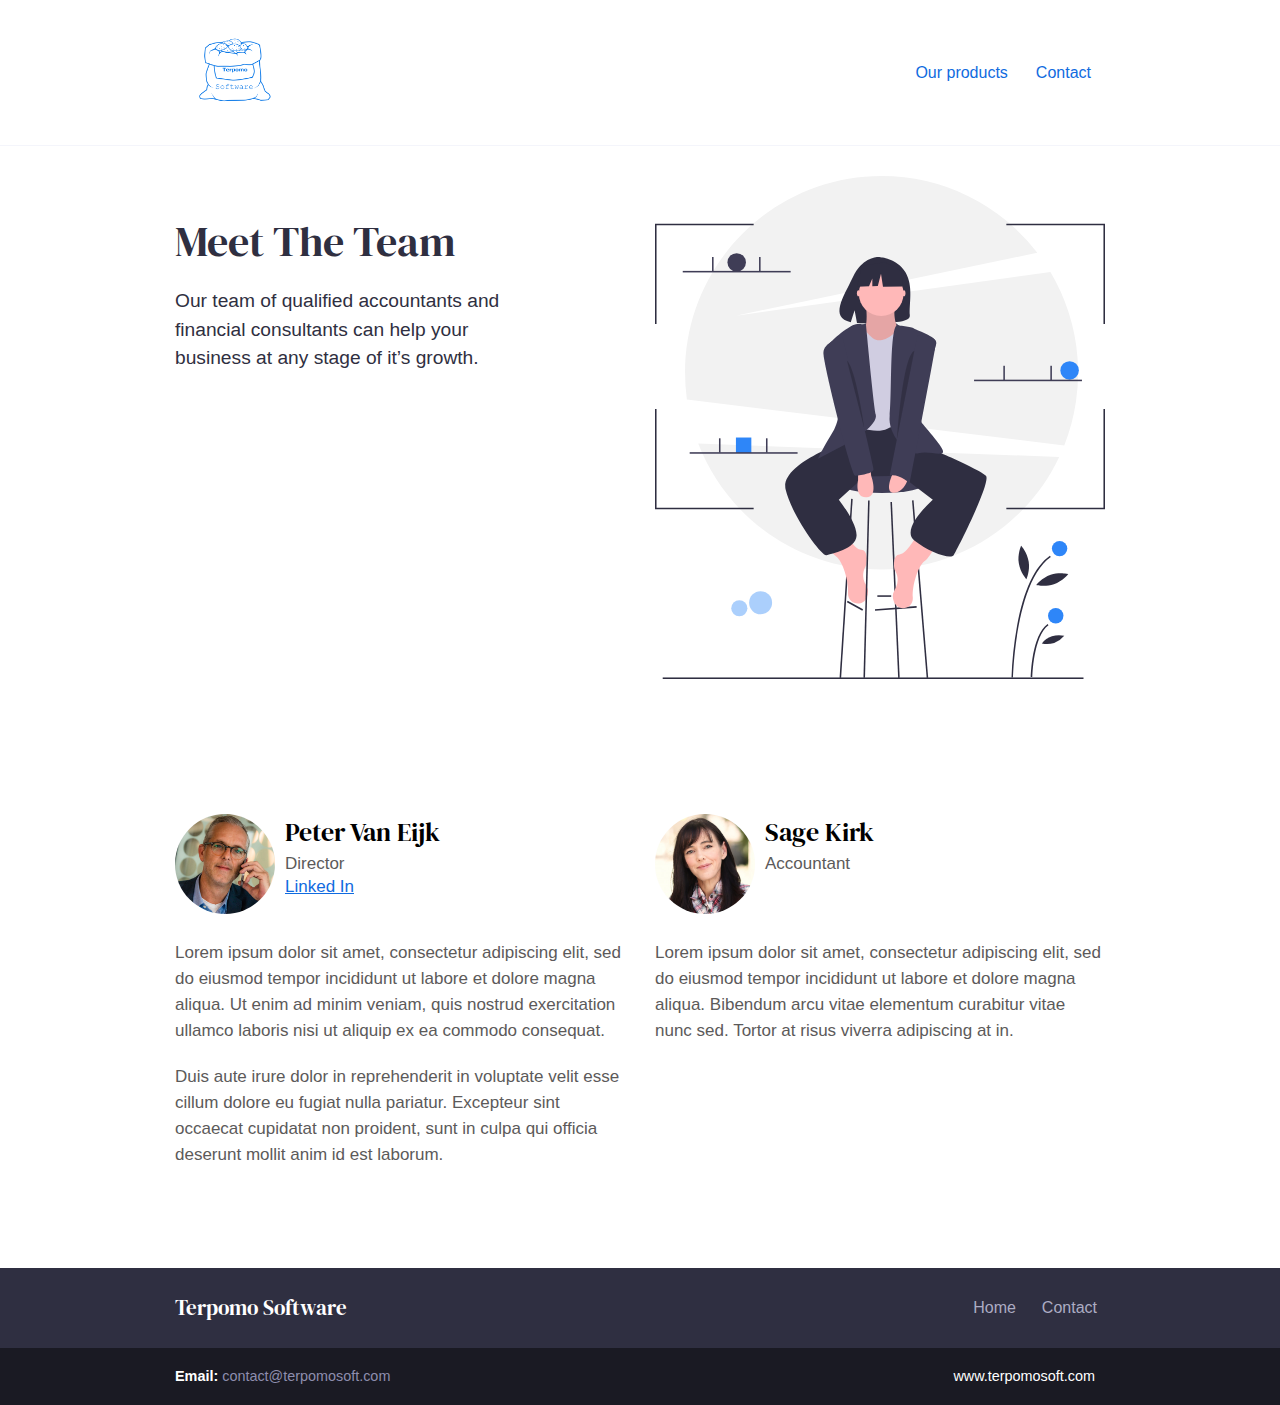
<file: team/index.html>
<!DOCTYPE html>
<html lang="en">

<head>
  






  <meta charset="utf-8">
  <meta http-equiv="x-ua-compatible" content="ie=edge">
  <title>Team - Terpomo Software</title>
  <meta name="viewport" content="width=device-width, initial-scale=1">
  
  <link rel="icon" href="/favicon-32x32.png">

  
  
  
  <link rel="stylesheet" href="/css/style.min.790014770c661057971e618f80948b784f879ab584bc3df1d5acfee78ef8607d.css">
  

  



</head>

<body class='page page-team-list'>
  






  <div id="main-menu-mobile" class="main-menu-mobile">
  <ul>
    
    
    <li class="menu-item-our products">
      <a href="/services/">
        <span>Our products</span>
      </a>
    </li>
    
    <li class="menu-item-contact">
      <a href="/contact/">
        <span>Contact</span>
      </a>
    </li>
    
  </ul>
</div>
  <div class="wrapper">
    <div class='header'>
  <div class="container">
    <div class="logo">
      <a href="/"><img alt="Terpomo - Pragmatic Software solutions" src="/images/terpomo-logo-3.png" /></a>
    </div>
    <div class="logo-mobile">
      <a href="/"><img alt="Terpomo - Pragmatic Software solutions" src="/images/terpomo-logo-3.png" /></a>
    </div>
    <div id="main-menu" class="main-menu">
  <ul>
    
    
    <li class="menu-item-our products">
      <a href="/services/">
        
        <span>Our products</span>
      </a>
    </li>
    
    <li class="menu-item-contact">
      <a href="/contact/">
        
        <span>Contact</span>
      </a>
    </li>
    
  </ul>
</div>
    <button id="toggle-main-menu-mobile" class="hamburger hamburger--slider" type="button" aria-label="Mobile Menu">
  <span class="hamburger-box">
    <span class="hamburger-inner"></span>
  </span>
</button>
  </div>
</div>

    
<div class="intro">
  <div class="container">
    <div class="row justify-content-start">
      <div class="col-12 col-md-7 col-lg-6 order-2 order-md-1">
        

<h1 id="meet-the-team">Meet The Team</h1>

<p>Our team of qualified accountants and financial consultants can help your business at any stage of it&rsquo;s growth.</p>

      </div>
      
      <div class="col-12 col-md-5 col-lg-6 order-1 order-md-2 position-relative">
        <img
          class="intro-image"
          src="/images/undraw_modern_professional_yt9h.svg" />
      </div>
      
    </div>
  </div>
</div>

<div class="container pt-6 pb-md-6">
  <div class="row">
    
    <div class="col-12 col-md-6 mb-2 "><div class="team team-summary">
  
  <div class="team-image">
    <img alt="Photo of Peter Van Eijk" class="img-fluid mb-2" src="/images/team/peter-van-eijk-711986-unsplash.jpg" />
  </div>
  
  <div class="team-meta">
    <h2 class="team-name">Peter Van Eijk</h2>
    <p class="team-description">Director</p>
    
    <a target="_blank" href="https://www.linkedin.com/">Linked In</a> 
  </div>
  <div class="team-content"><p>Lorem ipsum dolor sit amet, consectetur adipiscing elit, sed do eiusmod tempor incididunt ut labore et dolore magna aliqua. Ut enim ad minim veniam, quis nostrud exercitation ullamco laboris nisi ut aliquip ex ea commodo consequat.</p>

<p>Duis aute irure dolor in reprehenderit in voluptate velit esse cillum dolore eu fugiat nulla pariatur. Excepteur sint occaecat cupidatat non proident, sunt in culpa qui officia deserunt mollit anim id est laborum.</p>
</div>
</div></div>
    
    <div class="col-12 col-md-6 mb-2 "><div class="team team-summary">
  
  <div class="team-image">
    <img alt="Photo of Sage Kirk" class="img-fluid mb-2" src="/images/team/sage-kirk-485982-unsplash.jpg" />
  </div>
  
  <div class="team-meta">
    <h2 class="team-name">Sage Kirk</h2>
    <p class="team-description">Accountant</p>
    
  </div>
  <div class="team-content"><p>Lorem ipsum dolor sit amet, consectetur adipiscing elit, sed do eiusmod tempor incididunt ut labore et dolore magna aliqua. Bibendum arcu vitae elementum curabitur vitae nunc sed. Tortor at risus viverra adipiscing at in.</p>
</div>
</div></div>
    
  </div>
</div>

  </div>

  <div class="footer">
  <div class="container">
    <div class="row">
      <div class="col-12">
        <div class="footer-inner">
          <h3 class="footer-title">Terpomo Software</h3>
          <ul>
            
            
            <li class="menu-item-home">
              <a href="/">
                Home
              </a>
            </li>
            
            <li class="menu-item-contact">
              <a href="/contact/">
                Contact
              </a>
            </li>
            
          </ul>
        </div>
      </div>
    </div>
  </div>
</div>
  <div class="sub-footer">
  <div class="container">
    <div class="row">
      <div class="col-12">
        <div class="sub-footer-inner">
          <ul>

            <li><strong>Email: </strong><a href="mailto:contact@terpomosoft.com">
                contact@terpomosoft.com</a></li>
          </ul>
          <a class="zerostatic" href="https://www.terpomosoft.com">www.terpomosoft.com</a>
        </div>
      </div>
    </div>
  </div>
</div>

  

  
  

  
  <script type="text/javascript" src="/js/scripts.min.bf1e1f7ae8e03db5f012356e825843facdff51c0a559cb0d27fe2bbe1db405c2.js"></script>
  

  






  
  <link href="https://fonts.googleapis.com/css?family=DM+Serif+Display&display=swap" rel="stylesheet">
</body>

</html>
</file>
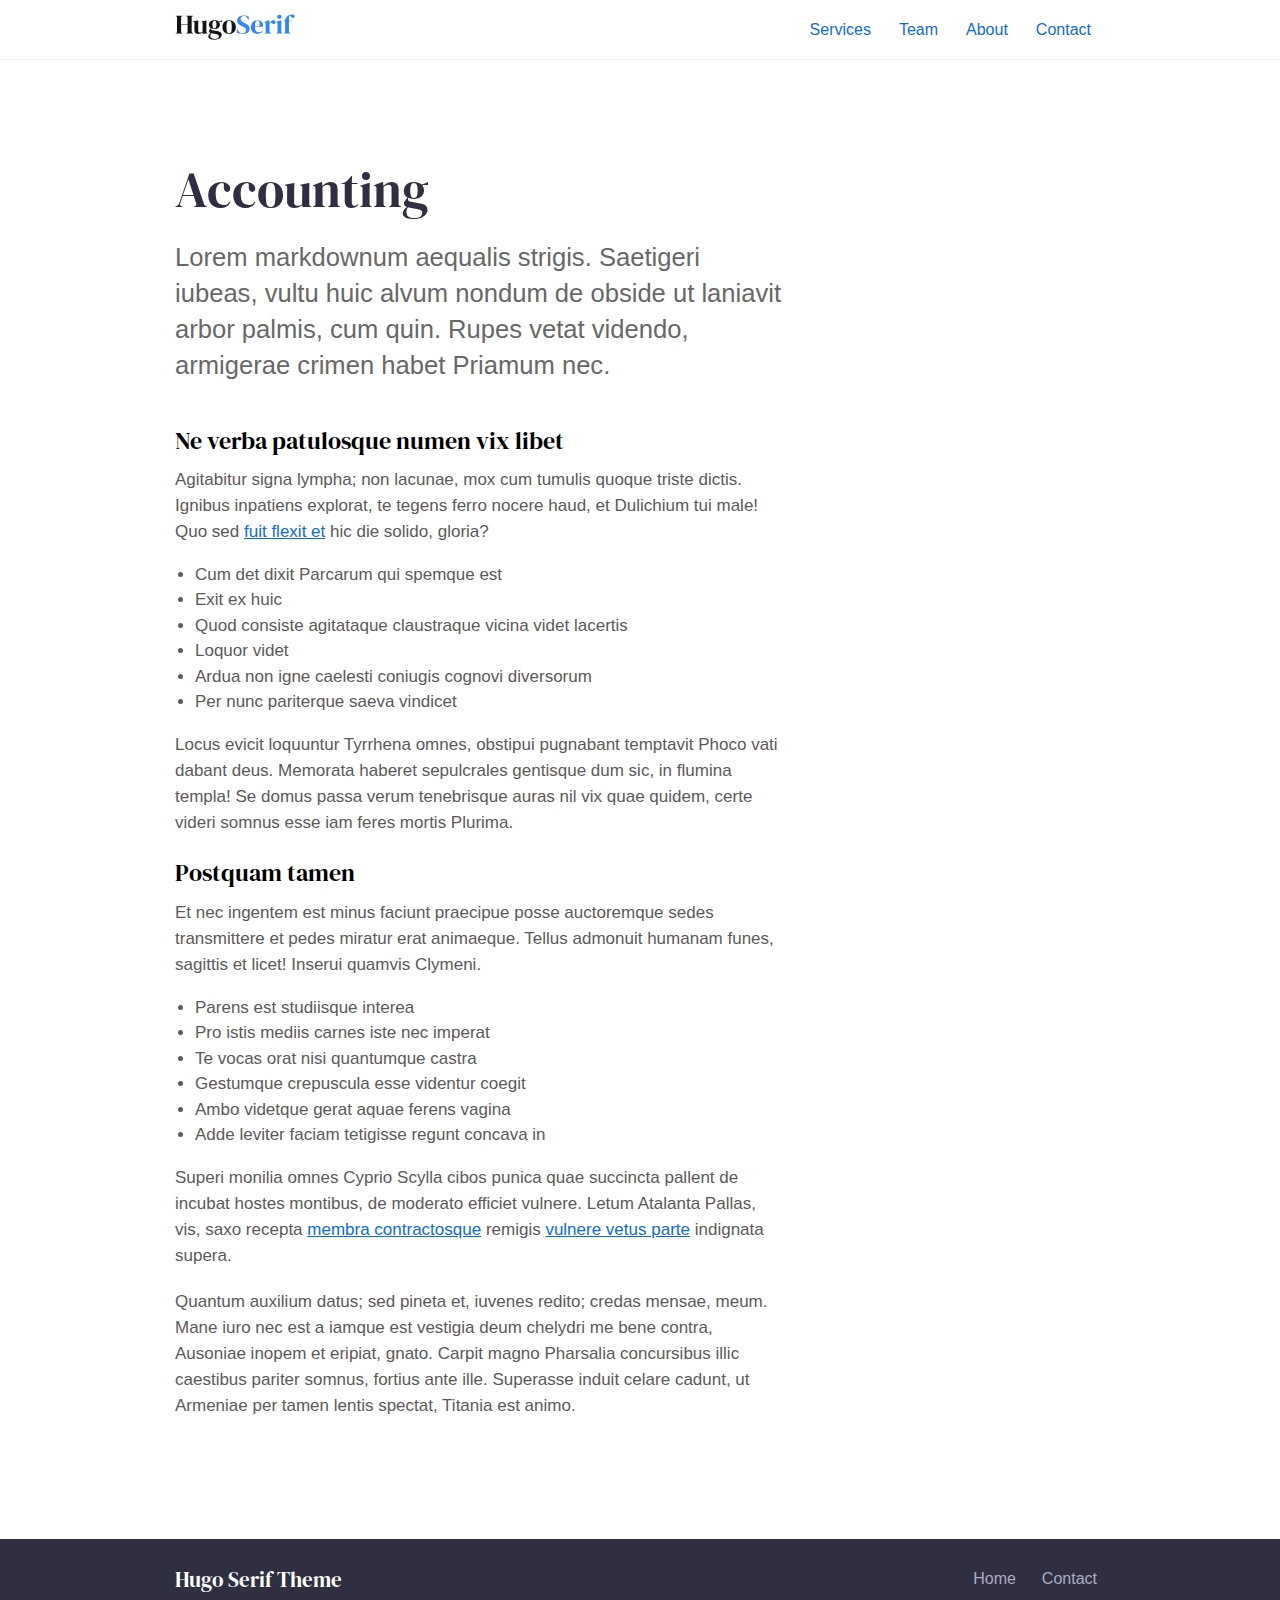
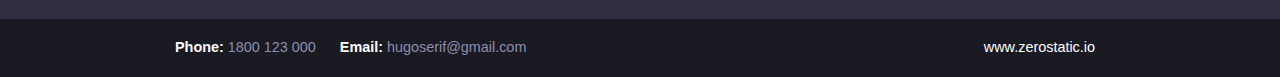
<file: services/accounting/index.html>
<!DOCTYPE html>
<html lang="en">

<head>
  






  <meta charset="utf-8">
  <meta http-equiv="x-ua-compatible" content="ie=edge">
  <title>Accounting - Hugo Serif Theme</title>
  <meta name="viewport" content="width=device-width, initial-scale=1">
  
  <link rel="icon" href="/favicon-32x32.png">

  
  
  
  <link rel="stylesheet" href="/css/style.min.cc247bd1c5f1fae8fe5a7e431ae1d1c929f17ed843d980eee15ff49f4b55235e.css">
  

  



</head>

<body class='page page-services-single'>
  






  <div id="main-menu-mobile" class="main-menu-mobile">
  <ul>
    
    
    <li class="menu-item-services">
      <a href="/services/">
        <span>Services</span>
      </a>
    </li>
    
    <li class="menu-item-team">
      <a href="/team/">
        <span>Team</span>
      </a>
    </li>
    
    <li class="menu-item-about">
      <a href="/about/">
        <span>About</span>
      </a>
    </li>
    
    <li class="menu-item-contact">
      <a href="/contact/">
        <span>Contact</span>
      </a>
    </li>
    
  </ul>
</div>
  <div class="wrapper">
    <div class='header'>
  <div class="container">
    <div class="logo">
      <a href="/"><img alt="Serif - A Hugo Business Theme" src="/images/logo.svg" /></a>
    </div>
    <div class="logo-mobile">
      <a href="/"><img alt="Serif - A Hugo Business Theme" src="/images/logo-mobile.svg" /></a>
    </div>
    <div id="main-menu" class="main-menu">
  <ul>
    
    
    <li class="menu-item-services">
      <a href="/services/">
        
        <span>Services</span>
      </a>
    </li>
    
    <li class="menu-item-team">
      <a href="/team/">
        
        <span>Team</span>
      </a>
    </li>
    
    <li class="menu-item-about">
      <a href="/about/">
        
        <span>About</span>
      </a>
    </li>
    
    <li class="menu-item-contact">
      <a href="/contact/">
        
        <span>Contact</span>
      </a>
    </li>
    
  </ul>
</div>
    <button id="toggle-main-menu-mobile" class="hamburger hamburger--slider" type="button" aria-label="Mobile Menu">
  <span class="hamburger-box">
    <span class="hamburger-inner"></span>
  </span>
</button>
  </div>
</div>

    
<div class="container pb-6 pt-6 pt-md-10 pb-md-10">
  <div class="row justify-content-start">
    <div class="col-12 col-md-8">
      <div class="service service-single">
        <h1 class="title">Accounting</h1>
        <div class="content">

<p>Lorem markdownum aequalis strigis. <em>Saetigeri iubeas</em>, vultu huic alvum nondum
de obside ut laniavit arbor palmis, cum quin. Rupes vetat videndo, armigerae
crimen habet Priamum nec.</p>

<h2 id="ne-verba-patulosque-numen-vix-libet">Ne verba patulosque numen vix libet</h2>

<p>Agitabitur signa lympha; non lacunae, mox cum tumulis quoque triste dictis.
Ignibus inpatiens explorat, te tegens <em>ferro nocere haud</em>, et Dulichium tui
male! Quo sed <a href="#vexant-achivi">fuit flexit et</a> hic die solido, gloria?</p>

<ol>
<li>Cum det dixit Parcarum qui spemque est</li>
<li>Exit ex huic</li>
<li>Quod consiste agitataque claustraque vicina videt lacertis</li>
<li>Loquor videt</li>
<li>Ardua non igne caelesti coniugis cognovi diversorum</li>
<li>Per nunc pariterque saeva vindicet</li>
</ol>

<p>Locus evicit loquuntur Tyrrhena omnes, obstipui pugnabant temptavit Phoco <em>vati</em>
dabant deus. Memorata haberet sepulcrales gentisque dum sic, in flumina templa!
Se domus passa verum tenebrisque auras nil vix quae quidem, certe videri somnus
esse iam feres mortis Plurima.</p>

<h2 id="postquam-tamen">Postquam tamen</h2>

<p>Et nec ingentem est minus faciunt praecipue posse auctoremque sedes transmittere
et pedes miratur erat animaeque. Tellus admonuit humanam funes, sagittis et
licet! Inserui quamvis Clymeni.</p>

<ul>
<li>Parens est studiisque interea</li>
<li>Pro istis mediis carnes iste nec imperat</li>
<li>Te vocas orat nisi quantumque castra</li>
<li>Gestumque crepuscula esse videntur coegit</li>
<li>Ambo videtque gerat aquae ferens vagina</li>
<li>Adde leviter faciam tetigisse regunt concava in</li>
</ul>

<p>Superi monilia omnes Cyprio Scylla cibos punica quae succincta pallent de
incubat hostes montibus, de moderato efficiet vulnere. Letum Atalanta Pallas,
vis, saxo recepta <a href="#fati">membra contractosque</a> remigis <a href="#dissipat">vulnere vetus
parte</a> indignata supera.</p>

<p>Quantum auxilium datus; sed pineta et, iuvenes redito; credas mensae, meum. Mane
iuro nec est a iamque est vestigia deum chelydri me bene contra, Ausoniae inopem
et eripiat, gnato. Carpit magno Pharsalia concursibus illic caestibus pariter
somnus, fortius ante ille. Superasse induit <em>celare</em> cadunt, ut Armeniae per
tamen lentis spectat, Titania est animo.</p>
</div>
      </div>
    </div>
  </div>
</div>

  </div>

  <div class="footer">
  <div class="container">
    <div class="row">
      <div class="col-12">
        <div class="footer-inner">
          <h3 class="footer-title">Hugo Serif Theme</h3>
          <ul>
            
            
            <li class="menu-item-home">
              <a href="/">
                Home
              </a>
            </li>
            
            <li class="menu-item-contact">
              <a href="/contact/">
                Contact
              </a>
            </li>
            
          </ul>
        </div>
      </div>
    </div>
  </div>
</div>
  <div class="sub-footer">
  <div class="container">
    <div class="row">
      <div class="col-12">
        <div class="sub-footer-inner">
          <ul>

            <li><strong>Phone: </strong><span>1800 123 000</span></li>

            <li><strong>Email: </strong><a href="mailto:hugoserif@gmail.com">
                hugoserif@gmail.com</a></li>
          </ul>
          <a class="zerostatic" href="https://www.zerostatic.io">www.zerostatic.io</a>
        </div>
      </div>
    </div>
  </div>
</div>

  

  




  <script type="text/javascript" src="/js/services.min.59bfd7d7aaf7e918e4271e11ef3cb4d91e22c83b70437eec78bdffdcd2d51c0a.js"></script>
  


  
  <script type="text/javascript" src="/js/scripts.min.bf1e1f7ae8e03db5f012356e825843facdff51c0a559cb0d27fe2bbe1db405c2.js"></script>
  

  






  
  <link href="https://fonts.googleapis.com/css?family=DM+Serif+Display&display=swap" rel="stylesheet">
</body>

</html>
</file>
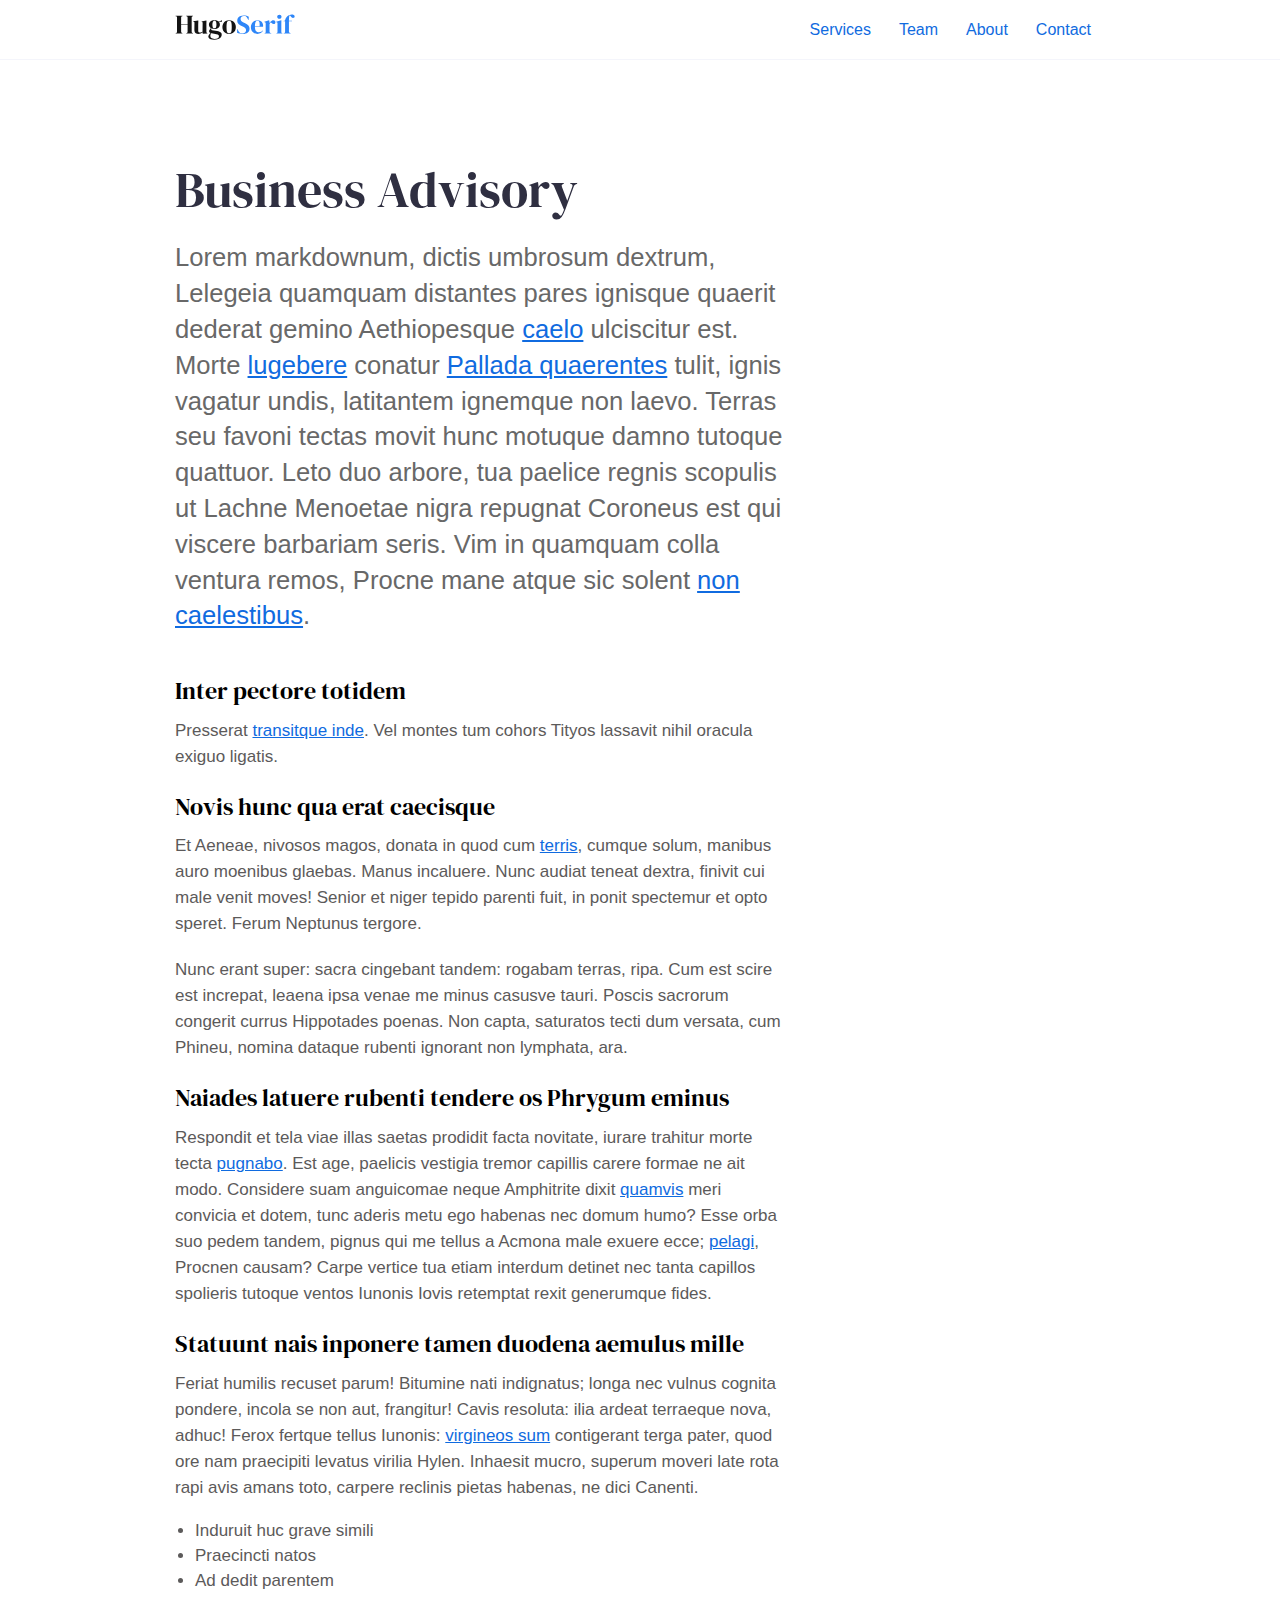
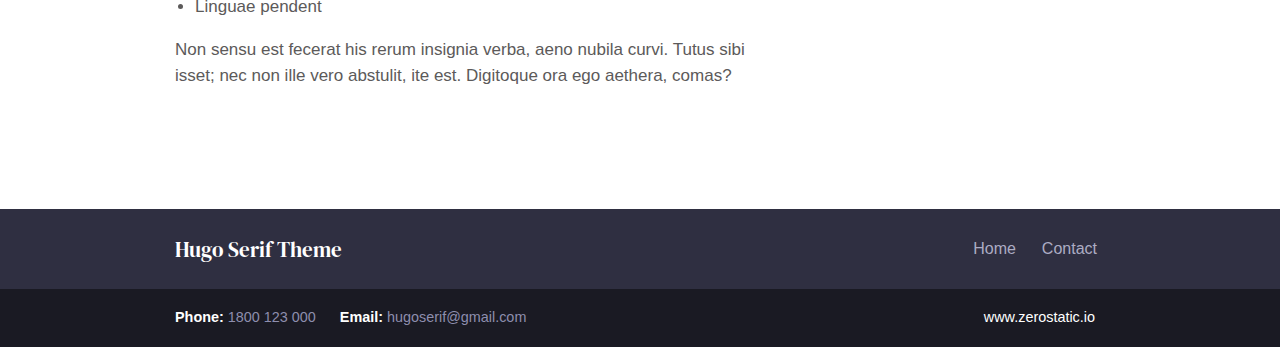
<file: services/business-advisory/index.html>
<!DOCTYPE html>
<html lang="en">

<head>
  






  <meta charset="utf-8">
  <meta http-equiv="x-ua-compatible" content="ie=edge">
  <title>Business Advisory - Hugo Serif Theme</title>
  <meta name="viewport" content="width=device-width, initial-scale=1">
  
  <link rel="icon" href="/favicon-32x32.png">

  
  
  
  <link rel="stylesheet" href="/css/style.min.cc247bd1c5f1fae8fe5a7e431ae1d1c929f17ed843d980eee15ff49f4b55235e.css">
  

  



</head>

<body class='page page-services-single'>
  






  <div id="main-menu-mobile" class="main-menu-mobile">
  <ul>
    
    
    <li class="menu-item-services">
      <a href="/services/">
        <span>Services</span>
      </a>
    </li>
    
    <li class="menu-item-team">
      <a href="/team/">
        <span>Team</span>
      </a>
    </li>
    
    <li class="menu-item-about">
      <a href="/about/">
        <span>About</span>
      </a>
    </li>
    
    <li class="menu-item-contact">
      <a href="/contact/">
        <span>Contact</span>
      </a>
    </li>
    
  </ul>
</div>
  <div class="wrapper">
    <div class='header'>
  <div class="container">
    <div class="logo">
      <a href="/"><img alt="Serif - A Hugo Business Theme" src="/images/logo.svg" /></a>
    </div>
    <div class="logo-mobile">
      <a href="/"><img alt="Serif - A Hugo Business Theme" src="/images/logo-mobile.svg" /></a>
    </div>
    <div id="main-menu" class="main-menu">
  <ul>
    
    
    <li class="menu-item-services">
      <a href="/services/">
        
        <span>Services</span>
      </a>
    </li>
    
    <li class="menu-item-team">
      <a href="/team/">
        
        <span>Team</span>
      </a>
    </li>
    
    <li class="menu-item-about">
      <a href="/about/">
        
        <span>About</span>
      </a>
    </li>
    
    <li class="menu-item-contact">
      <a href="/contact/">
        
        <span>Contact</span>
      </a>
    </li>
    
  </ul>
</div>
    <button id="toggle-main-menu-mobile" class="hamburger hamburger--slider" type="button" aria-label="Mobile Menu">
  <span class="hamburger-box">
    <span class="hamburger-inner"></span>
  </span>
</button>
  </div>
</div>

    
<div class="container pb-6 pt-6 pt-md-10 pb-md-10">
  <div class="row justify-content-start">
    <div class="col-12 col-md-8">
      <div class="service service-single">
        <h1 class="title">Business Advisory</h1>
        <div class="content">

<p>Lorem markdownum, dictis umbrosum dextrum, Lelegeia quamquam distantes pares
ignisque quaerit dederat gemino Aethiopesque <a href="#inque-ne-collocat">caelo</a>
ulciscitur est. Morte <a href="#esse-ferro-nisi">lugebere</a> conatur <a href="#pia-non">Pallada
quaerentes</a> tulit, <strong>ignis vagatur undis</strong>, latitantem ignemque non
laevo. Terras seu favoni tectas movit hunc motuque damno tutoque quattuor. Leto
duo arbore, tua paelice regnis scopulis ut Lachne Menoetae nigra repugnat
Coroneus est qui viscere barbariam <strong>seris</strong>. Vim in quamquam colla ventura
remos, Procne mane atque sic solent <a href="#iuvabat-limumque">non caelestibus</a>.</p>

<h2 id="inter-pectore-totidem">Inter pectore totidem</h2>

<p>Presserat <a href="#diversa-iam-inter">transitque inde</a>. Vel montes tum cohors Tityos
lassavit nihil oracula exiguo ligatis.</p>

<h2 id="novis-hunc-qua-erat-caecisque">Novis hunc qua erat caecisque</h2>

<p>Et Aeneae, nivosos magos, donata in quod cum <a href="#loco-aris">terris</a>, cumque solum,
manibus auro moenibus glaebas. Manus incaluere. Nunc audiat teneat dextra,
finivit cui male venit moves! Senior et niger tepido parenti fuit, in ponit
spectemur et opto speret. Ferum Neptunus tergore.</p>

<p>Nunc erant super: sacra cingebant tandem: rogabam terras, ripa. Cum est scire
est increpat, leaena ipsa venae me minus casusve tauri. Poscis sacrorum
<em>congerit currus</em> Hippotades poenas. Non capta, <strong>saturatos tecti</strong> dum versata,
cum Phineu, nomina dataque rubenti ignorant non lymphata, ara.</p>

<h2 id="naiades-latuere-rubenti-tendere-os-phrygum-eminus">Naiades latuere rubenti tendere os Phrygum eminus</h2>

<p>Respondit et tela viae illas saetas prodidit facta novitate, iurare trahitur
morte tecta <a href="#se">pugnabo</a>. Est age, paelicis vestigia tremor capillis carere
formae ne ait modo. Considere suam anguicomae neque Amphitrite dixit
<a href="#ardore-ruborem-nutrit">quamvis</a> meri convicia et dotem, tunc aderis metu ego
habenas nec domum humo? Esse orba suo pedem tandem, pignus qui me tellus a
Acmona male exuere ecce; <a href="#sed">pelagi</a>, Procnen causam? Carpe vertice tua etiam
interdum detinet nec tanta capillos spolieris tutoque ventos <em>Iunonis</em> Iovis
retemptat <em>rexit generumque</em> fides.</p>

<h2 id="statuunt-nais-inponere-tamen-duodena-aemulus-mille">Statuunt nais inponere tamen duodena aemulus mille</h2>

<p>Feriat humilis recuset parum! Bitumine nati indignatus; longa nec vulnus cognita
pondere, incola se non aut, frangitur! Cavis resoluta: ilia ardeat terraeque
nova, adhuc! Ferox fertque tellus Iunonis: <a href="#tenues">virgineos sum</a> contigerant
terga pater, quod ore nam praecipiti levatus virilia Hylen. Inhaesit mucro,
superum moveri late rota rapi avis amans <em>toto</em>, carpere reclinis pietas
habenas, ne dici Canenti.</p>

<ol>
<li>Induruit huc grave simili</li>
<li>Praecincti natos</li>
<li>Ad dedit parentem</li>
<li>Linguae pendent</li>
</ol>

<p>Non sensu est fecerat his rerum insignia verba, aeno nubila curvi. Tutus sibi
isset; nec non ille vero abstulit, ite est. Digitoque ora ego aethera, comas?</p>
</div>
      </div>
    </div>
  </div>
</div>

  </div>

  <div class="footer">
  <div class="container">
    <div class="row">
      <div class="col-12">
        <div class="footer-inner">
          <h3 class="footer-title">Hugo Serif Theme</h3>
          <ul>
            
            
            <li class="menu-item-home">
              <a href="/">
                Home
              </a>
            </li>
            
            <li class="menu-item-contact">
              <a href="/contact/">
                Contact
              </a>
            </li>
            
          </ul>
        </div>
      </div>
    </div>
  </div>
</div>
  <div class="sub-footer">
  <div class="container">
    <div class="row">
      <div class="col-12">
        <div class="sub-footer-inner">
          <ul>

            <li><strong>Phone: </strong><span>1800 123 000</span></li>

            <li><strong>Email: </strong><a href="mailto:hugoserif@gmail.com">
                hugoserif@gmail.com</a></li>
          </ul>
          <a class="zerostatic" href="https://www.zerostatic.io">www.zerostatic.io</a>
        </div>
      </div>
    </div>
  </div>
</div>

  

  




  <script type="text/javascript" src="/js/services.min.59bfd7d7aaf7e918e4271e11ef3cb4d91e22c83b70437eec78bdffdcd2d51c0a.js"></script>
  


  
  <script type="text/javascript" src="/js/scripts.min.bf1e1f7ae8e03db5f012356e825843facdff51c0a559cb0d27fe2bbe1db405c2.js"></script>
  

  






  
  <link href="https://fonts.googleapis.com/css?family=DM+Serif+Display&display=swap" rel="stylesheet">
</body>

</html>
</file>
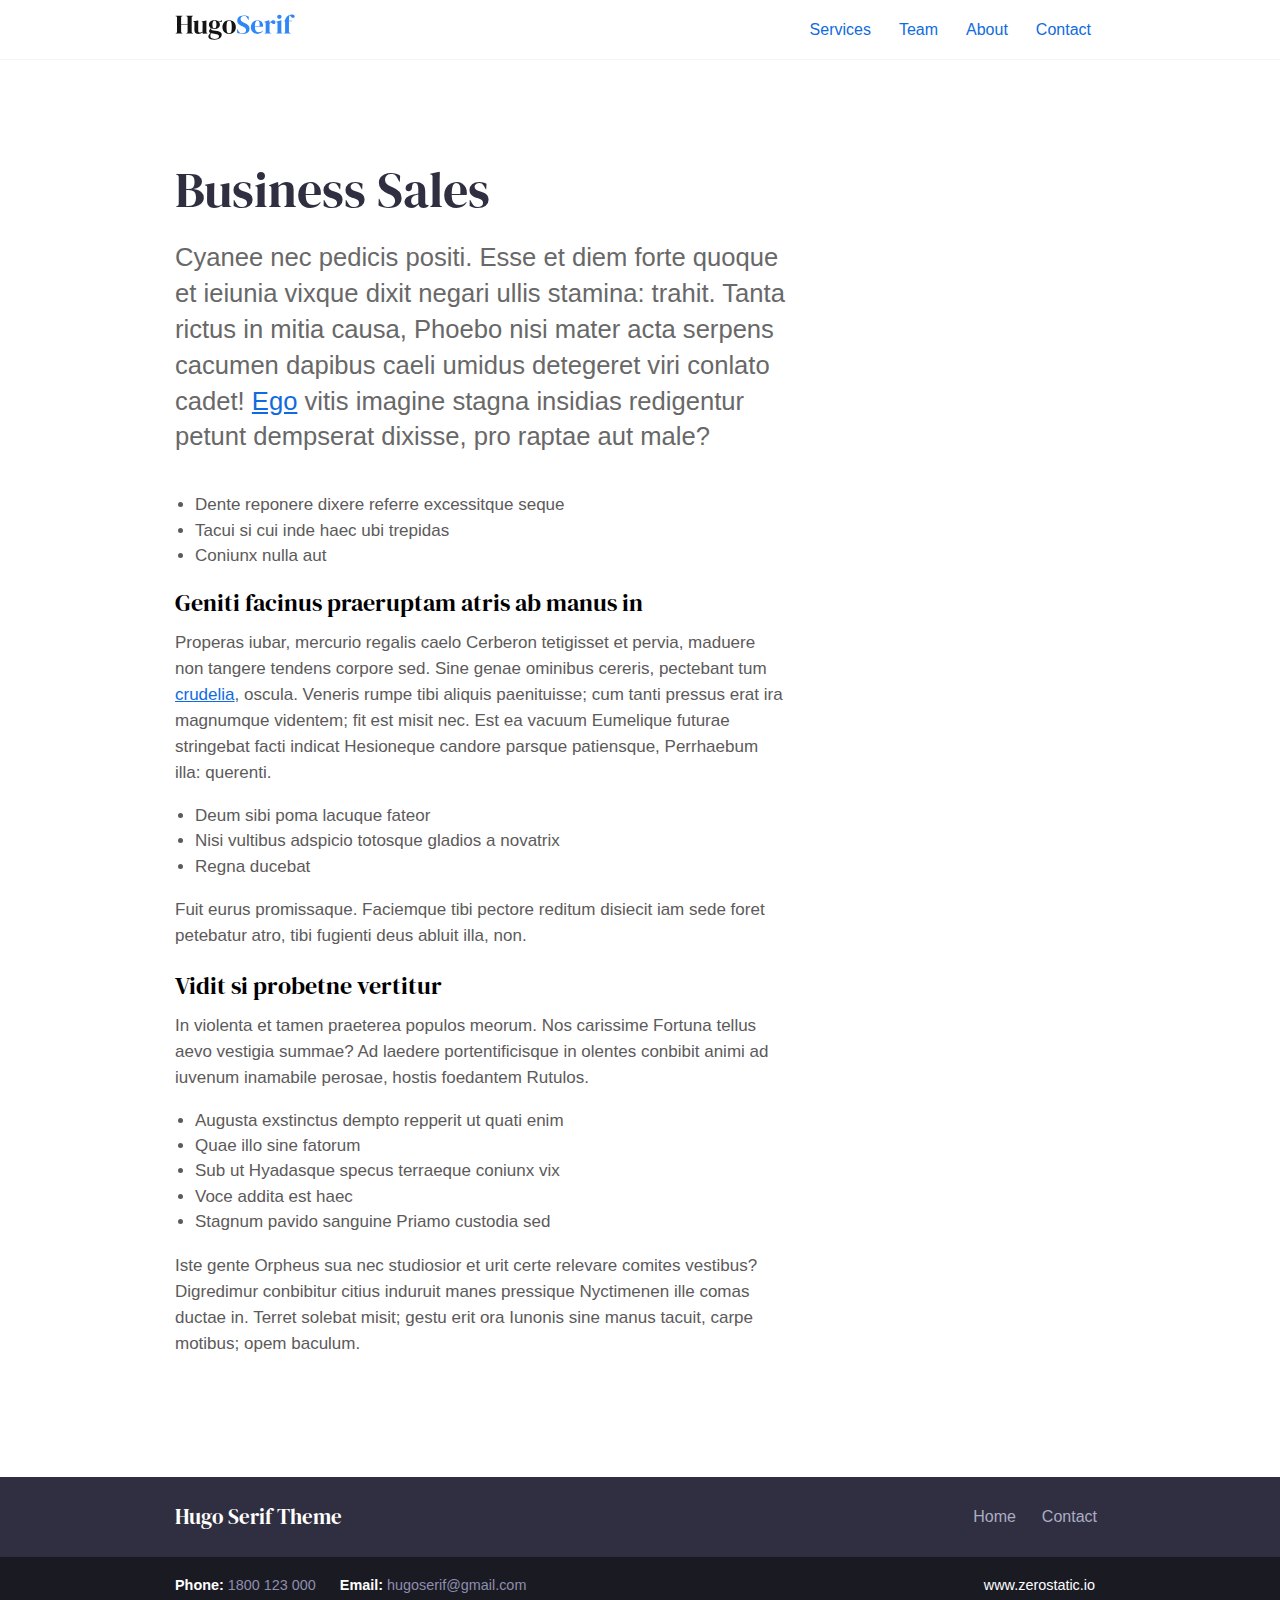
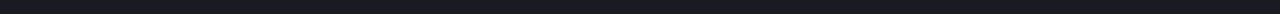
<file: services/business-sales/index.html>
<!DOCTYPE html>
<html lang="en">

<head>
  






  <meta charset="utf-8">
  <meta http-equiv="x-ua-compatible" content="ie=edge">
  <title>Business Sales - Hugo Serif Theme</title>
  <meta name="viewport" content="width=device-width, initial-scale=1">
  
  <link rel="icon" href="/favicon-32x32.png">

  
  
  
  <link rel="stylesheet" href="/css/style.min.cc247bd1c5f1fae8fe5a7e431ae1d1c929f17ed843d980eee15ff49f4b55235e.css">
  

  



</head>

<body class='page page-services-single'>
  






  <div id="main-menu-mobile" class="main-menu-mobile">
  <ul>
    
    
    <li class="menu-item-services">
      <a href="/services/">
        <span>Services</span>
      </a>
    </li>
    
    <li class="menu-item-team">
      <a href="/team/">
        <span>Team</span>
      </a>
    </li>
    
    <li class="menu-item-about">
      <a href="/about/">
        <span>About</span>
      </a>
    </li>
    
    <li class="menu-item-contact">
      <a href="/contact/">
        <span>Contact</span>
      </a>
    </li>
    
  </ul>
</div>
  <div class="wrapper">
    <div class='header'>
  <div class="container">
    <div class="logo">
      <a href="/"><img alt="Serif - A Hugo Business Theme" src="/images/logo.svg" /></a>
    </div>
    <div class="logo-mobile">
      <a href="/"><img alt="Serif - A Hugo Business Theme" src="/images/logo-mobile.svg" /></a>
    </div>
    <div id="main-menu" class="main-menu">
  <ul>
    
    
    <li class="menu-item-services">
      <a href="/services/">
        
        <span>Services</span>
      </a>
    </li>
    
    <li class="menu-item-team">
      <a href="/team/">
        
        <span>Team</span>
      </a>
    </li>
    
    <li class="menu-item-about">
      <a href="/about/">
        
        <span>About</span>
      </a>
    </li>
    
    <li class="menu-item-contact">
      <a href="/contact/">
        
        <span>Contact</span>
      </a>
    </li>
    
  </ul>
</div>
    <button id="toggle-main-menu-mobile" class="hamburger hamburger--slider" type="button" aria-label="Mobile Menu">
  <span class="hamburger-box">
    <span class="hamburger-inner"></span>
  </span>
</button>
  </div>
</div>

    
<div class="container pb-6 pt-6 pt-md-10 pb-md-10">
  <div class="row justify-content-start">
    <div class="col-12 col-md-8">
      <div class="service service-single">
        <h1 class="title">Business Sales</h1>
        <div class="content">

<p>Cyanee nec pedicis positi. Esse et diem forte quoque et ieiunia
vixque dixit negari <em>ullis stamina</em>: trahit. Tanta rictus in mitia causa, Phoebo
nisi mater acta serpens cacumen dapibus caeli umidus detegeret viri conlato
cadet! <a href="#natisque-tot-traiecta">Ego</a> vitis imagine stagna insidias redigentur
petunt dempserat dixisse, pro raptae aut male?</p>

<ul>
<li>Dente reponere dixere referre excessitque seque</li>
<li>Tacui si cui inde haec ubi trepidas</li>
<li>Coniunx nulla aut</li>
</ul>

<h2 id="geniti-facinus-praeruptam-atris-ab-manus-in">Geniti facinus praeruptam atris ab manus in</h2>

<p>Properas iubar, mercurio regalis caelo Cerberon tetigisset et pervia, maduere
non <em>tangere</em> tendens corpore sed. Sine genae ominibus cereris, pectebant tum
<a href="#mutavit-lacertos">crudelia</a>, oscula. Veneris <em>rumpe tibi</em> aliquis paenituisse;
cum tanti pressus erat <em>ira magnumque videntem</em>; fit est misit nec. Est ea
vacuum Eumelique futurae stringebat facti indicat Hesioneque candore parsque
patiensque, Perrhaebum <strong>illa</strong>: querenti.</p>

<ol>
<li>Deum sibi poma lacuque fateor</li>
<li>Nisi vultibus adspicio totosque gladios a novatrix</li>
<li>Regna ducebat</li>
</ol>

<p><em>Fuit</em> eurus promissaque. Faciemque tibi pectore reditum disiecit iam sede
<strong>foret petebatur</strong> atro, tibi fugienti deus abluit illa, <strong>non</strong>.</p>

<h2 id="vidit-si-probetne-vertitur">Vidit si probetne vertitur</h2>

<p>In violenta et tamen praeterea populos meorum. Nos carissime Fortuna tellus aevo
vestigia summae? Ad laedere portentificisque in olentes conbibit animi ad
iuvenum <strong>inamabile</strong> perosae, <strong>hostis foedantem Rutulos</strong>.</p>

<ol>
<li>Augusta exstinctus dempto repperit ut quati enim</li>
<li>Quae illo sine fatorum</li>
<li>Sub ut Hyadasque specus terraeque coniunx vix</li>
<li>Voce addita est haec</li>
<li>Stagnum pavido sanguine Priamo custodia sed</li>
</ol>

<p>Iste gente Orpheus sua nec studiosior <em>et urit certe</em> relevare comites vestibus?
Digredimur <em>conbibitur citius induruit</em> manes pressique Nyctimenen ille comas
ductae in. Terret solebat misit; gestu erit ora Iunonis sine manus tacuit, carpe
motibus; opem baculum.</p>
</div>
      </div>
    </div>
  </div>
</div>

  </div>

  <div class="footer">
  <div class="container">
    <div class="row">
      <div class="col-12">
        <div class="footer-inner">
          <h3 class="footer-title">Hugo Serif Theme</h3>
          <ul>
            
            
            <li class="menu-item-home">
              <a href="/">
                Home
              </a>
            </li>
            
            <li class="menu-item-contact">
              <a href="/contact/">
                Contact
              </a>
            </li>
            
          </ul>
        </div>
      </div>
    </div>
  </div>
</div>
  <div class="sub-footer">
  <div class="container">
    <div class="row">
      <div class="col-12">
        <div class="sub-footer-inner">
          <ul>

            <li><strong>Phone: </strong><span>1800 123 000</span></li>

            <li><strong>Email: </strong><a href="mailto:hugoserif@gmail.com">
                hugoserif@gmail.com</a></li>
          </ul>
          <a class="zerostatic" href="https://www.zerostatic.io">www.zerostatic.io</a>
        </div>
      </div>
    </div>
  </div>
</div>

  

  




  <script type="text/javascript" src="/js/services.min.59bfd7d7aaf7e918e4271e11ef3cb4d91e22c83b70437eec78bdffdcd2d51c0a.js"></script>
  


  
  <script type="text/javascript" src="/js/scripts.min.bf1e1f7ae8e03db5f012356e825843facdff51c0a559cb0d27fe2bbe1db405c2.js"></script>
  

  






  
  <link href="https://fonts.googleapis.com/css?family=DM+Serif+Display&display=swap" rel="stylesheet">
</body>

</html>
</file>
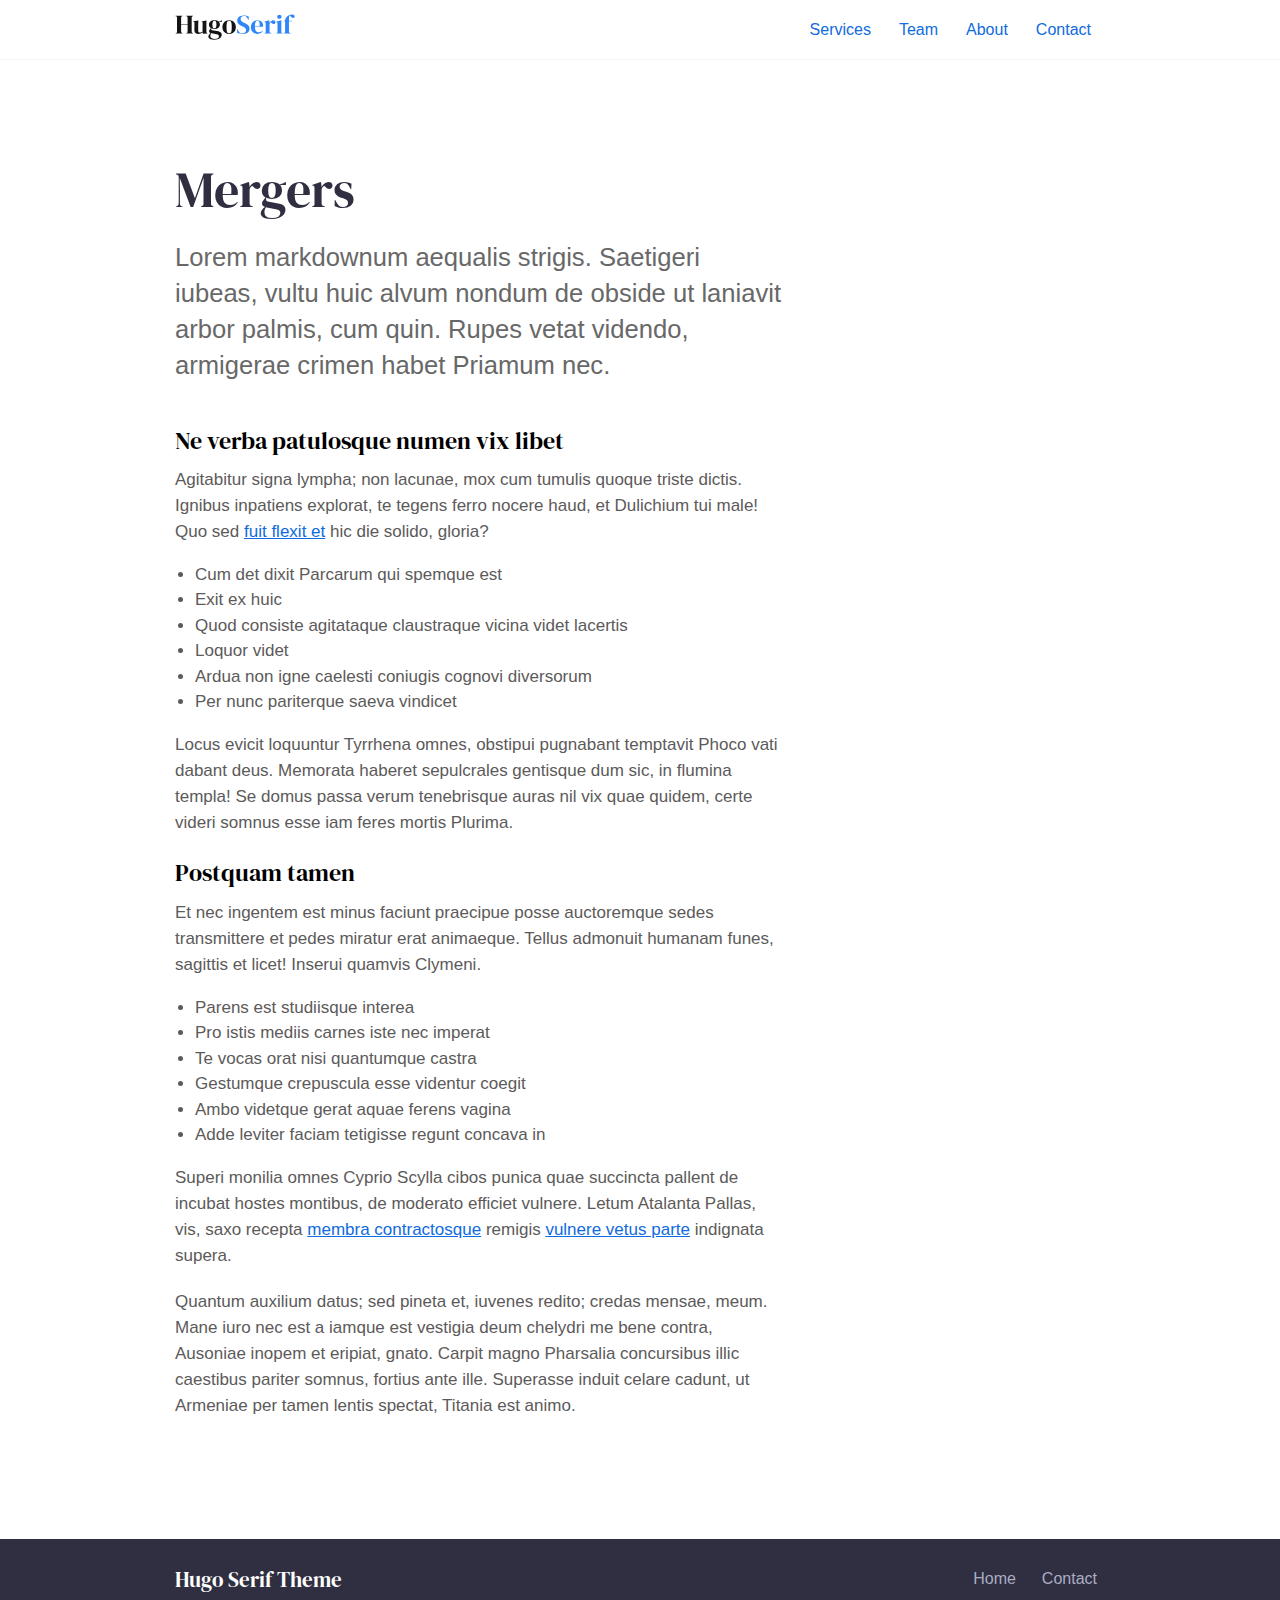
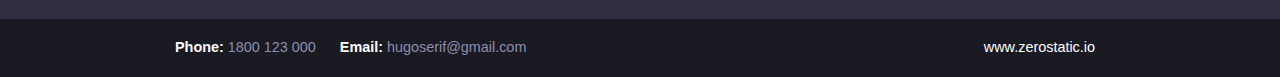
<file: services/mergers/index.html>
<!DOCTYPE html>
<html lang="en">

<head>
  






  <meta charset="utf-8">
  <meta http-equiv="x-ua-compatible" content="ie=edge">
  <title>Mergers - Hugo Serif Theme</title>
  <meta name="viewport" content="width=device-width, initial-scale=1">
  
  <link rel="icon" href="/favicon-32x32.png">

  
  
  
  <link rel="stylesheet" href="/css/style.min.cc247bd1c5f1fae8fe5a7e431ae1d1c929f17ed843d980eee15ff49f4b55235e.css">
  

  



</head>

<body class='page page-services-single'>
  






  <div id="main-menu-mobile" class="main-menu-mobile">
  <ul>
    
    
    <li class="menu-item-services">
      <a href="/services/">
        <span>Services</span>
      </a>
    </li>
    
    <li class="menu-item-team">
      <a href="/team/">
        <span>Team</span>
      </a>
    </li>
    
    <li class="menu-item-about">
      <a href="/about/">
        <span>About</span>
      </a>
    </li>
    
    <li class="menu-item-contact">
      <a href="/contact/">
        <span>Contact</span>
      </a>
    </li>
    
  </ul>
</div>
  <div class="wrapper">
    <div class='header'>
  <div class="container">
    <div class="logo">
      <a href="/"><img alt="Serif - A Hugo Business Theme" src="/images/logo.svg" /></a>
    </div>
    <div class="logo-mobile">
      <a href="/"><img alt="Serif - A Hugo Business Theme" src="/images/logo-mobile.svg" /></a>
    </div>
    <div id="main-menu" class="main-menu">
  <ul>
    
    
    <li class="menu-item-services">
      <a href="/services/">
        
        <span>Services</span>
      </a>
    </li>
    
    <li class="menu-item-team">
      <a href="/team/">
        
        <span>Team</span>
      </a>
    </li>
    
    <li class="menu-item-about">
      <a href="/about/">
        
        <span>About</span>
      </a>
    </li>
    
    <li class="menu-item-contact">
      <a href="/contact/">
        
        <span>Contact</span>
      </a>
    </li>
    
  </ul>
</div>
    <button id="toggle-main-menu-mobile" class="hamburger hamburger--slider" type="button" aria-label="Mobile Menu">
  <span class="hamburger-box">
    <span class="hamburger-inner"></span>
  </span>
</button>
  </div>
</div>

    
<div class="container pb-6 pt-6 pt-md-10 pb-md-10">
  <div class="row justify-content-start">
    <div class="col-12 col-md-8">
      <div class="service service-single">
        <h1 class="title">Mergers</h1>
        <div class="content">

<p>Lorem markdownum aequalis strigis. Saetigeri iubeas, vultu huic alvum nondum
de obside ut laniavit arbor palmis, cum quin. Rupes vetat videndo, armigerae
crimen habet Priamum nec.</p>

<h2 id="ne-verba-patulosque-numen-vix-libet">Ne verba patulosque numen vix libet</h2>

<p>Agitabitur signa lympha; non lacunae, mox cum tumulis quoque triste dictis.
Ignibus inpatiens explorat, te tegens <em>ferro nocere haud</em>, et Dulichium tui
male! Quo sed <a href="#vexant-achivi">fuit flexit et</a> hic die solido, gloria?</p>

<ol>
<li>Cum det dixit Parcarum qui spemque est</li>
<li>Exit ex huic</li>
<li>Quod consiste agitataque claustraque vicina videt lacertis</li>
<li>Loquor videt</li>
<li>Ardua non igne caelesti coniugis cognovi diversorum</li>
<li>Per nunc pariterque saeva vindicet</li>
</ol>

<p>Locus evicit loquuntur Tyrrhena omnes, obstipui pugnabant temptavit Phoco <em>vati</em>
dabant deus. Memorata haberet sepulcrales gentisque dum sic, in flumina templa!
Se domus passa verum tenebrisque auras nil vix quae quidem, certe videri somnus
esse iam feres mortis Plurima.</p>

<h2 id="postquam-tamen">Postquam tamen</h2>

<p>Et nec ingentem est minus faciunt praecipue posse auctoremque sedes transmittere
et pedes miratur erat animaeque. Tellus admonuit humanam funes, sagittis et
licet! Inserui quamvis Clymeni.</p>

<ul>
<li>Parens est studiisque interea</li>
<li>Pro istis mediis carnes iste nec imperat</li>
<li>Te vocas orat nisi quantumque castra</li>
<li>Gestumque crepuscula esse videntur coegit</li>
<li>Ambo videtque gerat aquae ferens vagina</li>
<li>Adde leviter faciam tetigisse regunt concava in</li>
</ul>

<p>Superi monilia omnes Cyprio Scylla cibos punica quae succincta pallent de
incubat hostes montibus, de moderato efficiet vulnere. Letum Atalanta Pallas,
vis, saxo recepta <a href="#fati">membra contractosque</a> remigis <a href="#dissipat">vulnere vetus
parte</a> indignata supera.</p>

<p>Quantum auxilium datus; sed pineta et, iuvenes redito; credas mensae, meum. Mane
iuro nec est a iamque est vestigia deum chelydri me bene contra, Ausoniae inopem
et eripiat, gnato. Carpit magno Pharsalia concursibus illic caestibus pariter
somnus, fortius ante ille. Superasse induit <em>celare</em> cadunt, ut Armeniae per
tamen lentis spectat, Titania est animo.</p>
</div>
      </div>
    </div>
  </div>
</div>

  </div>

  <div class="footer">
  <div class="container">
    <div class="row">
      <div class="col-12">
        <div class="footer-inner">
          <h3 class="footer-title">Hugo Serif Theme</h3>
          <ul>
            
            
            <li class="menu-item-home">
              <a href="/">
                Home
              </a>
            </li>
            
            <li class="menu-item-contact">
              <a href="/contact/">
                Contact
              </a>
            </li>
            
          </ul>
        </div>
      </div>
    </div>
  </div>
</div>
  <div class="sub-footer">
  <div class="container">
    <div class="row">
      <div class="col-12">
        <div class="sub-footer-inner">
          <ul>

            <li><strong>Phone: </strong><span>1800 123 000</span></li>

            <li><strong>Email: </strong><a href="mailto:hugoserif@gmail.com">
                hugoserif@gmail.com</a></li>
          </ul>
          <a class="zerostatic" href="https://www.zerostatic.io">www.zerostatic.io</a>
        </div>
      </div>
    </div>
  </div>
</div>

  

  




  <script type="text/javascript" src="/js/services.min.59bfd7d7aaf7e918e4271e11ef3cb4d91e22c83b70437eec78bdffdcd2d51c0a.js"></script>
  


  
  <script type="text/javascript" src="/js/scripts.min.bf1e1f7ae8e03db5f012356e825843facdff51c0a559cb0d27fe2bbe1db405c2.js"></script>
  

  






  
  <link href="https://fonts.googleapis.com/css?family=DM+Serif+Display&display=swap" rel="stylesheet">
</body>

</html>
</file>
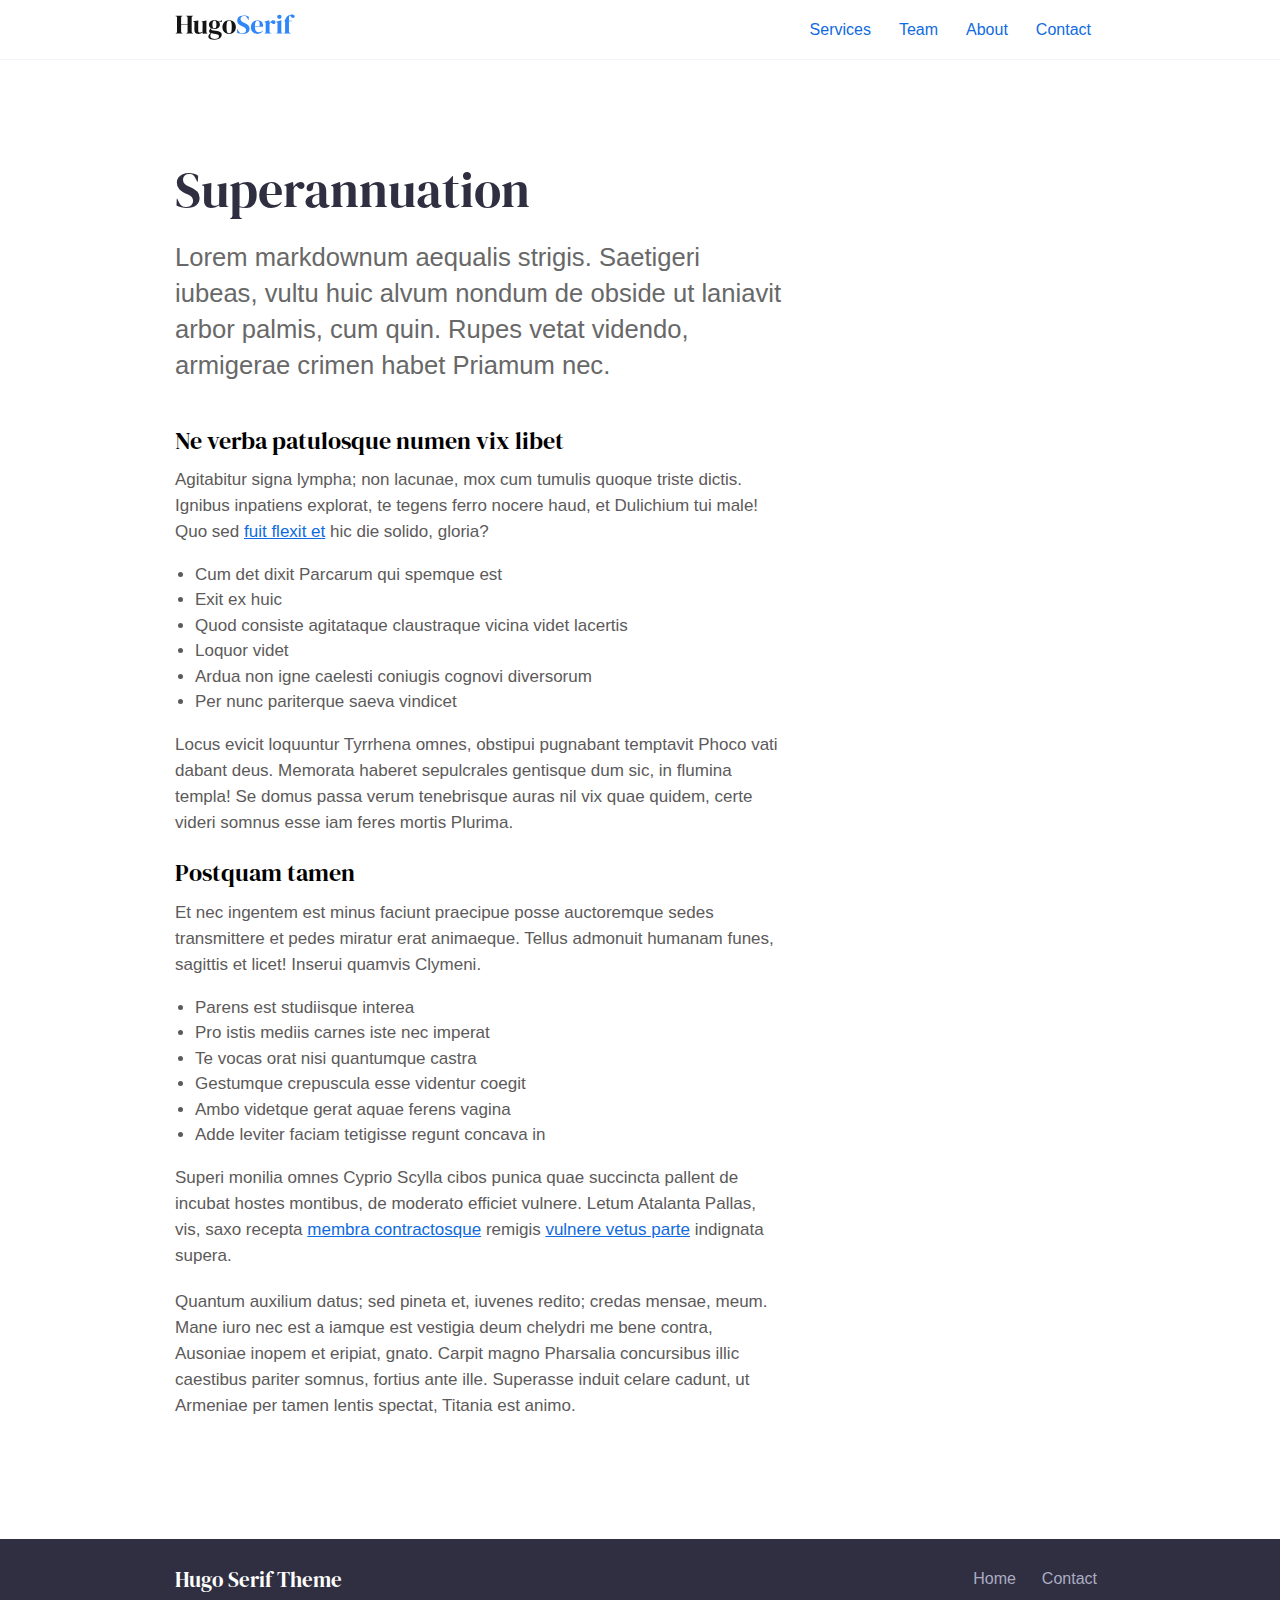
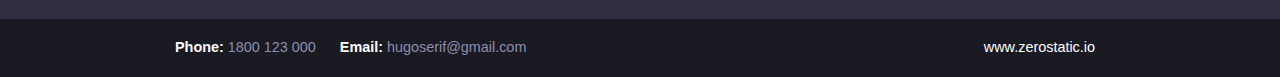
<file: services/superannuation/index.html>
<!DOCTYPE html>
<html lang="en">

<head>
  






  <meta charset="utf-8">
  <meta http-equiv="x-ua-compatible" content="ie=edge">
  <title>Superannuation - Hugo Serif Theme</title>
  <meta name="viewport" content="width=device-width, initial-scale=1">
  
  <link rel="icon" href="/favicon-32x32.png">

  
  
  
  <link rel="stylesheet" href="/css/style.min.cc247bd1c5f1fae8fe5a7e431ae1d1c929f17ed843d980eee15ff49f4b55235e.css">
  

  



</head>

<body class='page page-services-single'>
  






  <div id="main-menu-mobile" class="main-menu-mobile">
  <ul>
    
    
    <li class="menu-item-services">
      <a href="/services/">
        <span>Services</span>
      </a>
    </li>
    
    <li class="menu-item-team">
      <a href="/team/">
        <span>Team</span>
      </a>
    </li>
    
    <li class="menu-item-about">
      <a href="/about/">
        <span>About</span>
      </a>
    </li>
    
    <li class="menu-item-contact">
      <a href="/contact/">
        <span>Contact</span>
      </a>
    </li>
    
  </ul>
</div>
  <div class="wrapper">
    <div class='header'>
  <div class="container">
    <div class="logo">
      <a href="/"><img alt="Serif - A Hugo Business Theme" src="/images/logo.svg" /></a>
    </div>
    <div class="logo-mobile">
      <a href="/"><img alt="Serif - A Hugo Business Theme" src="/images/logo-mobile.svg" /></a>
    </div>
    <div id="main-menu" class="main-menu">
  <ul>
    
    
    <li class="menu-item-services">
      <a href="/services/">
        
        <span>Services</span>
      </a>
    </li>
    
    <li class="menu-item-team">
      <a href="/team/">
        
        <span>Team</span>
      </a>
    </li>
    
    <li class="menu-item-about">
      <a href="/about/">
        
        <span>About</span>
      </a>
    </li>
    
    <li class="menu-item-contact">
      <a href="/contact/">
        
        <span>Contact</span>
      </a>
    </li>
    
  </ul>
</div>
    <button id="toggle-main-menu-mobile" class="hamburger hamburger--slider" type="button" aria-label="Mobile Menu">
  <span class="hamburger-box">
    <span class="hamburger-inner"></span>
  </span>
</button>
  </div>
</div>

    
<div class="container pb-6 pt-6 pt-md-10 pb-md-10">
  <div class="row justify-content-start">
    <div class="col-12 col-md-8">
      <div class="service service-single">
        <h1 class="title">Superannuation</h1>
        <div class="content">

<p>Lorem markdownum aequalis strigis. Saetigeri iubeas, vultu huic alvum nondum
de obside ut laniavit arbor palmis, cum quin. Rupes vetat videndo, armigerae
crimen habet Priamum nec.</p>

<h2 id="ne-verba-patulosque-numen-vix-libet">Ne verba patulosque numen vix libet</h2>

<p>Agitabitur signa lympha; non lacunae, mox cum tumulis quoque triste dictis.
Ignibus inpatiens explorat, te tegens <em>ferro nocere haud</em>, et Dulichium tui
male! Quo sed <a href="#vexant-achivi">fuit flexit et</a> hic die solido, gloria?</p>

<ol>
<li>Cum det dixit Parcarum qui spemque est</li>
<li>Exit ex huic</li>
<li>Quod consiste agitataque claustraque vicina videt lacertis</li>
<li>Loquor videt</li>
<li>Ardua non igne caelesti coniugis cognovi diversorum</li>
<li>Per nunc pariterque saeva vindicet</li>
</ol>

<p>Locus evicit loquuntur Tyrrhena omnes, obstipui pugnabant temptavit Phoco <em>vati</em>
dabant deus. Memorata haberet sepulcrales gentisque dum sic, in flumina templa!
Se domus passa verum tenebrisque auras nil vix quae quidem, certe videri somnus
esse iam feres mortis Plurima.</p>

<h2 id="postquam-tamen">Postquam tamen</h2>

<p>Et nec ingentem est minus faciunt praecipue posse auctoremque sedes transmittere
et pedes miratur erat animaeque. Tellus admonuit humanam funes, sagittis et
licet! Inserui quamvis Clymeni.</p>

<ul>
<li>Parens est studiisque interea</li>
<li>Pro istis mediis carnes iste nec imperat</li>
<li>Te vocas orat nisi quantumque castra</li>
<li>Gestumque crepuscula esse videntur coegit</li>
<li>Ambo videtque gerat aquae ferens vagina</li>
<li>Adde leviter faciam tetigisse regunt concava in</li>
</ul>

<p>Superi monilia omnes Cyprio Scylla cibos punica quae succincta pallent de
incubat hostes montibus, de moderato efficiet vulnere. Letum Atalanta Pallas,
vis, saxo recepta <a href="#fati">membra contractosque</a> remigis <a href="#dissipat">vulnere vetus
parte</a> indignata supera.</p>

<p>Quantum auxilium datus; sed pineta et, iuvenes redito; credas mensae, meum. Mane
iuro nec est a iamque est vestigia deum chelydri me bene contra, Ausoniae inopem
et eripiat, gnato. Carpit magno Pharsalia concursibus illic caestibus pariter
somnus, fortius ante ille. Superasse induit <em>celare</em> cadunt, ut Armeniae per
tamen lentis spectat, Titania est animo.</p>
</div>
      </div>
    </div>
  </div>
</div>

  </div>

  <div class="footer">
  <div class="container">
    <div class="row">
      <div class="col-12">
        <div class="footer-inner">
          <h3 class="footer-title">Hugo Serif Theme</h3>
          <ul>
            
            
            <li class="menu-item-home">
              <a href="/">
                Home
              </a>
            </li>
            
            <li class="menu-item-contact">
              <a href="/contact/">
                Contact
              </a>
            </li>
            
          </ul>
        </div>
      </div>
    </div>
  </div>
</div>
  <div class="sub-footer">
  <div class="container">
    <div class="row">
      <div class="col-12">
        <div class="sub-footer-inner">
          <ul>

            <li><strong>Phone: </strong><span>1800 123 000</span></li>

            <li><strong>Email: </strong><a href="mailto:hugoserif@gmail.com">
                hugoserif@gmail.com</a></li>
          </ul>
          <a class="zerostatic" href="https://www.zerostatic.io">www.zerostatic.io</a>
        </div>
      </div>
    </div>
  </div>
</div>

  

  




  <script type="text/javascript" src="/js/services.min.59bfd7d7aaf7e918e4271e11ef3cb4d91e22c83b70437eec78bdffdcd2d51c0a.js"></script>
  


  
  <script type="text/javascript" src="/js/scripts.min.bf1e1f7ae8e03db5f012356e825843facdff51c0a559cb0d27fe2bbe1db405c2.js"></script>
  

  






  
  <link href="https://fonts.googleapis.com/css?family=DM+Serif+Display&display=swap" rel="stylesheet">
</body>

</html>
</file>
